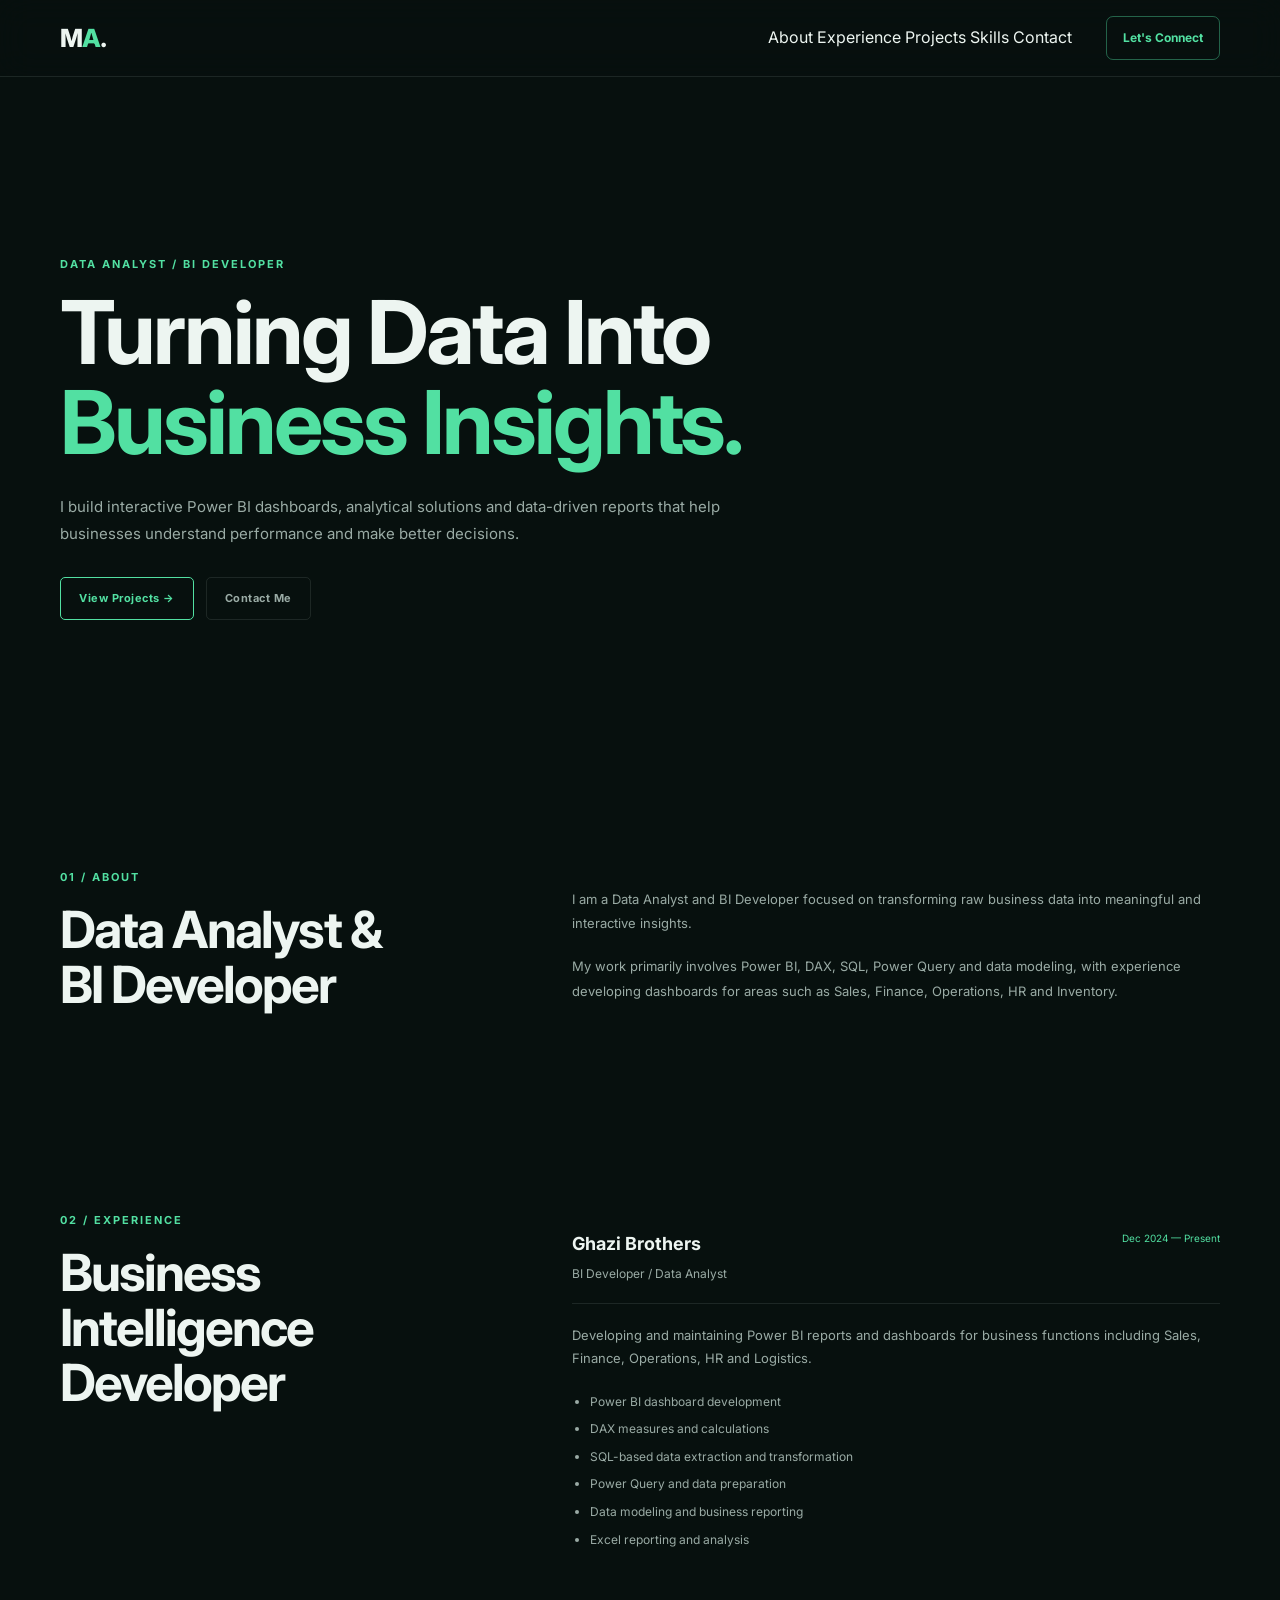
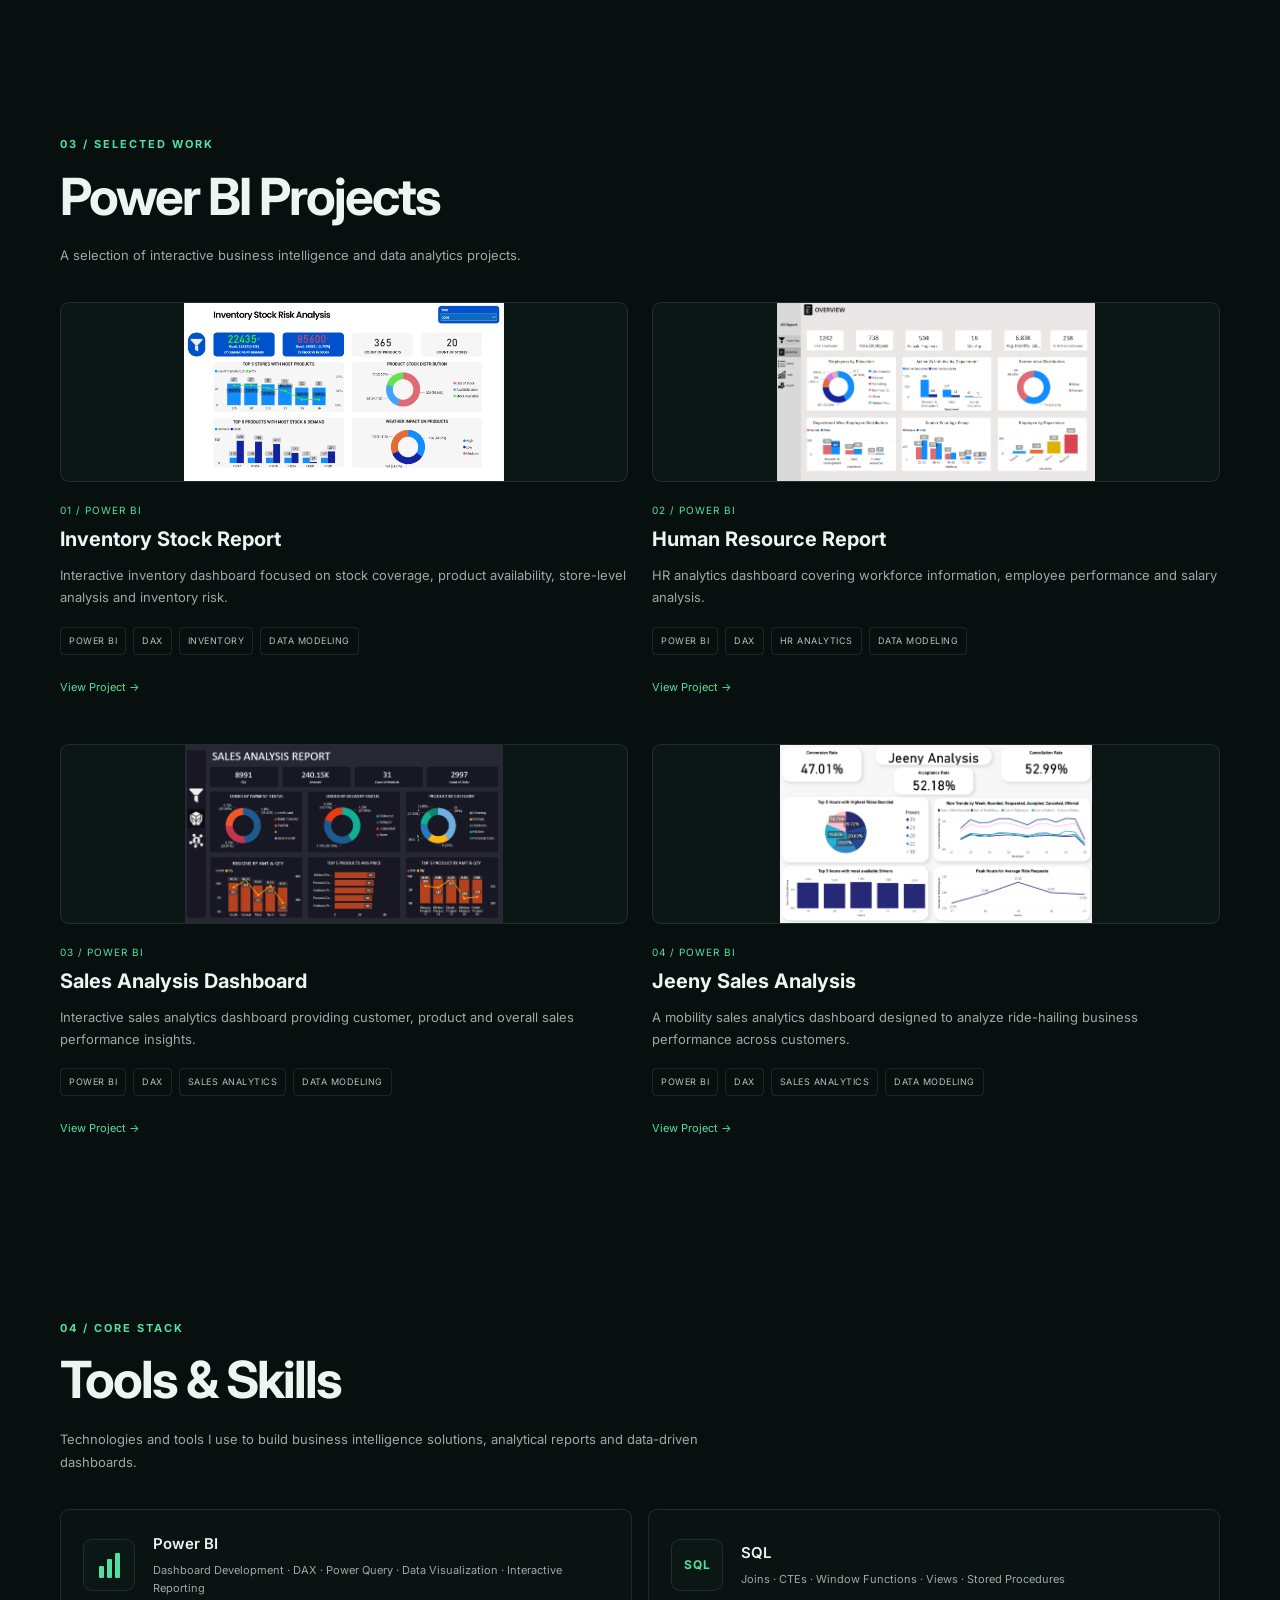
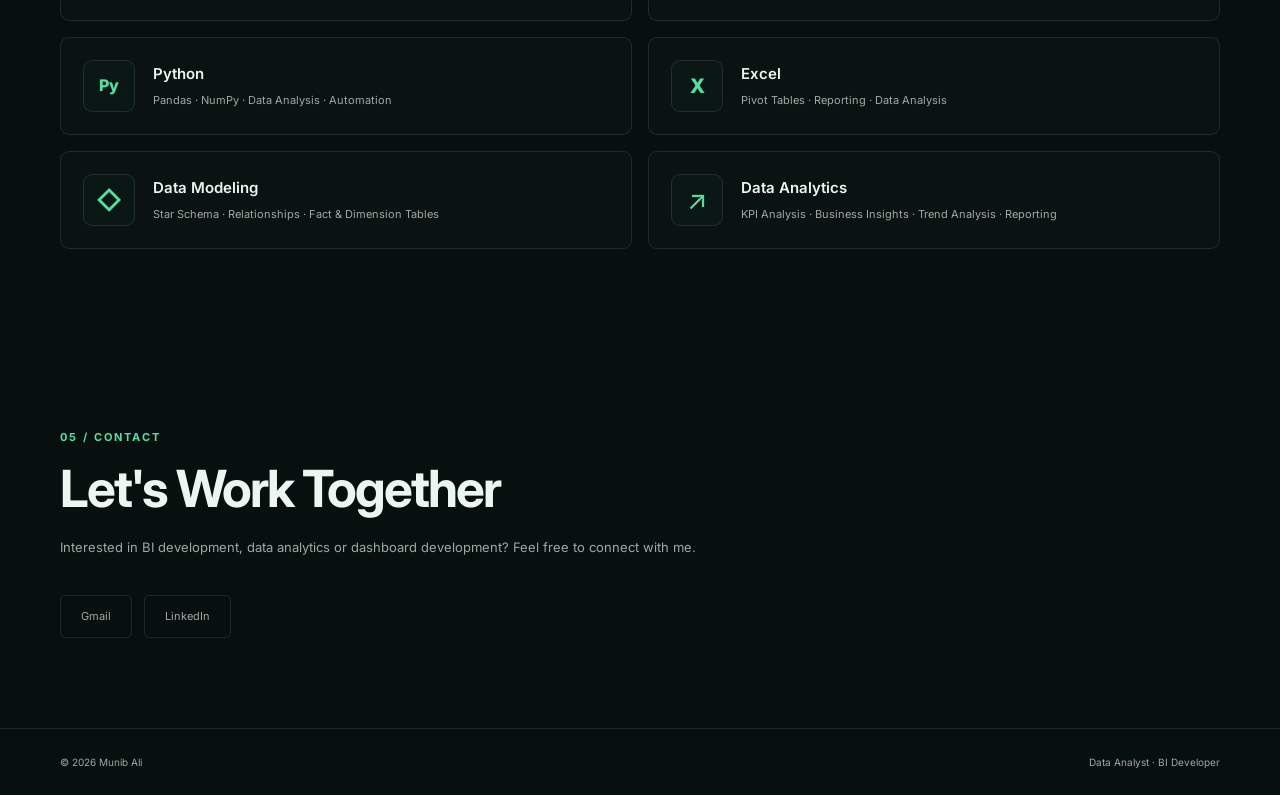
<file: index.html>
<!DOCTYPE html>
<html lang="en">

<head>

  <meta charset="UTF-8">

  <meta
    name="viewport"
    content="width=device-width, initial-scale=1.0"
  >

  <title>Munib Ali | Data Analyst / BI Developer</title>


  <!-- =====================================================
       GOOGLE FONT
  ====================================================== -->

  <link
    rel="preconnect"
    href="https://fonts.googleapis.com"
  >

  <link
    rel="preconnect"
    href="https://fonts.gstatic.com"
    crossorigin
  >

  <link
    href="https://fonts.googleapis.com/css2?family=Inter:wght@400;500;600;700;800&display=swap"
    rel="stylesheet"
  >


  <!-- =====================================================
       MAIN CSS
  ====================================================== -->

  <link
    rel="stylesheet"
    href="css/style.css"
  >


  <!-- =====================================================
       HOMEPAGE CUSTOM CSS
  ====================================================== -->

  <style>

    /* =====================================================
       GENERAL
    ====================================================== */

    html {
      scroll-behavior: smooth;
    }

    body {
      overflow-x: hidden;
    }

    a {
      transition: all 0.25s ease;
    }


    /* =====================================================
       HERO
    ====================================================== */

    .hero {
      min-height: 78vh;
      display: flex;
      align-items: center;
      padding: 100px 0 80px;
    }

    .hero h1 {
      max-width: 900px;
      font-size: clamp(48px, 7vw, 88px);
      line-height: 1.02;
      letter-spacing: -3px;
      margin: 15px 0 25px;
    }

    .hero h1 span {
      color: var(--accent);
    }

    .hero p {
      max-width: 680px;
      color: var(--muted);
      font-size: 15px;
      line-height: 1.8;
      margin-bottom: 30px;
    }

    .hero-actions {
      display: flex;
      flex-wrap: wrap;
      gap: 12px;
    }


    /* =====================================================
       BUTTONS
    ====================================================== */

    .btn {
      display: inline-block;
      padding: 12px 18px;
      border: 1px solid var(--accent);
      border-radius: 5px;
      color: var(--accent);
      text-decoration: none;
      font-size: 11px;
      letter-spacing: 0.5px;
      transition: all 0.25s ease;
    }

    .btn:hover {
      background: var(--accent);
      color: #07100e;
    }

    .btn.secondary {
      border-color: var(--line);
      color: var(--muted);
    }

    .btn.secondary:hover {
      border-color: var(--accent);
      color: var(--accent);
      background: transparent;
    }


    /* =====================================================
       SECTIONS
    ====================================================== */

    .section {
      padding: 90px 0;
    }

    .section-title {
      font-size: clamp(30px, 4vw, 48px);
      line-height: 1.1;
      letter-spacing: -1.5px;
      margin: 12px 0 20px;
    }

    .section-description {
      max-width: 680px;
      color: var(--muted);
      font-size: 13px;
      line-height: 1.8;
      margin-bottom: 35px;
    }


    /* =====================================================
       ABOUT
    ====================================================== */

    .about-grid {
      display: grid;
      grid-template-columns: 0.8fr 1.2fr;
      gap: 80px;
      align-items: start;
    }

    .about-grid p {
      color: var(--muted);
      font-size: 13px;
      line-height: 1.9;
      margin: 0 0 18px;
    }


    /* =====================================================
       EXPERIENCE
    ====================================================== */

    .experience-grid {
      display: grid;
      grid-template-columns: 0.8fr 1.2fr;
      gap: 80px;
      align-items: start;
    }

    .experience-grid > div:last-child > p {
      color: var(--muted);
      font-size: 13px;
      line-height: 1.8;
    }

    .experience-item {
      display: flex;
      justify-content: space-between;
      align-items: flex-start;
      gap: 30px;
      padding-bottom: 20px;
      margin-bottom: 20px;
      border-bottom: 1px solid var(--line);
    }

    .experience-item h3 {
      margin: 0 0 5px;
      font-size: 18px;
    }

    .experience-item p {
      margin: 0;
      color: var(--muted);
      font-size: 12px;
    }

    .experience-item span {
      color: var(--accent);
      font-size: 10px;
      white-space: nowrap;
    }

    .experience-grid ul {
      padding-left: 18px;
      margin-top: 20px;
    }

    .experience-grid li {
      color: var(--muted);
      font-size: 12px;
      line-height: 1.8;
      margin: 6px 0;
    }


    /* =====================================================
       PROJECTS
    ====================================================== */

    .projects-grid {
      display: grid;
      grid-template-columns: repeat(2, minmax(0, 1fr));
      gap: 45px 24px;
      margin-top: 35px;
    }


    /* =====================================================
       PROJECT CARD
    ====================================================== */

    .proj {
      position: relative;
      overflow: hidden;
    }


    /* =====================================================
       PROJECT IMAGE
    ====================================================== */

    .proj-image {
      width: 100%;
      height: 180px;

      background: #0b1714;

      border: 1px solid var(--line);
      border-radius: 9px;

      overflow: hidden;

      display: flex;
      align-items: center;
      justify-content: center;

      margin-bottom: 20px;

      box-sizing: border-box;
    }

    .proj-image img {
      display: block;

      width: 100%;
      height: 100%;

      max-width: 100%;
      max-height: 100%;

      object-fit: contain;
      object-position: center;

      transition: transform 0.3s ease;
    }

    .proj:hover .proj-image img {
      transform: scale(1.02);
    }


    /* =====================================================
       PROJECT CONTENT
    ====================================================== */

    .proj-content {
      position: relative;
    }

    .proj-number {
      font-size: 10px;
      color: var(--accent);
      letter-spacing: 1px;
      margin-bottom: 8px;
    }

    .proj h3 {
      margin: 0 0 12px;
      font-size: 20px;
      line-height: 1.3;
    }

    .proj p {
      color: var(--muted);
      font-size: 13px;
      line-height: 1.7;
      margin: 0 0 18px;
    }


    /* =====================================================
       PROJECT TAGS
    ====================================================== */

    .proj-tags {
      display: flex;
      flex-wrap: wrap;
      gap: 7px;
      margin-bottom: 18px;
    }

    .proj-tags span {
      font-size: 9px;
      color: #b5c5bf;
      border: 1px solid var(--line);
      border-radius: 4px;
      padding: 6px 8px;
      text-transform: uppercase;
      letter-spacing: 0.5px;
    }


    /* =====================================================
       PROJECT LINK
    ====================================================== */

    .proj-link {
      display: inline-block;
      color: var(--accent);
      font-size: 11px;
      text-decoration: none;
    }

    .proj-link:hover {
      opacity: 0.7;
    }


    /* =====================================================
       SKILLS
    ====================================================== */

    .skills-grid {
      display: grid;
      grid-template-columns: repeat(2, minmax(0, 1fr));
      gap: 16px;
      margin-top: 35px;
    }


    /* =====================================================
       SKILL CARD
    ====================================================== */

    .skill {
      display: flex;
      align-items: center;
      gap: 18px;

      padding: 22px;

      border: 1px solid var(--line);
      border-radius: 9px;

      background: rgba(255, 255, 255, 0.015);

      transition:
        transform 0.25s ease,
        border-color 0.25s ease,
        background 0.25s ease;
    }

    .skill:hover {
      transform: translateY(-3px);

      border-color: var(--accent);

      background: rgba(255, 255, 255, 0.025);
    }


    /* =====================================================
       SKILL ICON
    ====================================================== */

    .skill-icon {
      width: 52px;
      height: 52px;
      min-width: 52px;

      border: 1px solid var(--line);
      border-radius: 9px;

      display: flex;
      align-items: center;
      justify-content: center;

      background: #0b1714;

      color: var(--accent);

      font-weight: 700;

      box-sizing: border-box;
    }


    /* =====================================================
       POWER BI ICON
    ====================================================== */

    .powerbi-icon {
      gap: 3px;
      align-items: flex-end;
      padding: 12px;
    }

    .powerbi-icon span {
      display: block;

      width: 5px;

      border-radius: 1px;

      background: var(--accent);
    }

    .powerbi-icon span:nth-child(1) {
      height: 12px;
    }

    .powerbi-icon span:nth-child(2) {
      height: 19px;
    }

    .powerbi-icon span:nth-child(3) {
      height: 25px;
    }


    /* =====================================================
       SQL ICON
    ====================================================== */

    .sql-icon span {
      font-size: 12px;
      letter-spacing: 1px;
    }


    /* =====================================================
       PYTHON ICON
    ====================================================== */

    .python-icon span {
      font-size: 16px;
      font-weight: 800;
    }


    /* =====================================================
       EXCEL ICON
    ====================================================== */

    .excel-icon span {
      font-size: 20px;
      font-weight: 800;
    }


    /* =====================================================
       DATA MODELING ICON
    ====================================================== */

    .model-icon span {
      font-size: 25px;
    }


    /* =====================================================
       DATA ANALYTICS ICON
    ====================================================== */

    .analytics-icon span {
      font-size: 27px;
      font-weight: 400;
    }


    /* =====================================================
       SKILL CONTENT
    ====================================================== */

    .skill-content {
      min-width: 0;
    }

    .skill-content h3 {
      margin: 0 0 6px;

      font-size: 15px;

      font-weight: 600;
    }

    .skill-content p {
      margin: 0;

      color: var(--muted);

      font-size: 11px;

      line-height: 1.6;
    }


    /* =====================================================
       CONTACT
    ====================================================== */

    .contact-links {
      display: flex;
      flex-wrap: wrap;
      gap: 12px;
      margin-top: 30px;
    }

    .contact-links a {
      display: inline-flex;

      align-items: center;
      justify-content: center;

      padding: 12px 20px;

      border: 1px solid var(--line);
      border-radius: 5px;

      color: var(--muted);

      font-size: 11px;

      text-decoration: none;
    }

    .contact-links a:hover {
      border-color: var(--accent);

      color: var(--accent);
    }


    /* =====================================================
       FOOTER
    ====================================================== */

    footer {
      border-top: 1px solid var(--line);

      padding: 25px 0;
    }

    footer .container {
      display: flex;

      justify-content: space-between;

      align-items: center;

      gap: 20px;
    }

    footer span {
      color: var(--muted);

      font-size: 10px;
    }


    /* =====================================================
       TABLET
    ====================================================== */

    @media (max-width: 900px) {

      .about-grid,
      .experience-grid {
        grid-template-columns: 1fr;

        gap: 35px;
      }

      .projects-grid {
        grid-template-columns: 1fr;
      }

      .skills-grid {
        grid-template-columns: 1fr;
      }

      .proj-image {
        height: 210px;
      }

    }


    /* =====================================================
       MOBILE
    ====================================================== */

    @media (max-width: 600px) {

      .hero {
        min-height: auto;

        padding: 70px 0 60px;
      }

      .hero h1 {
        font-size: 48px;

        letter-spacing: -2px;
      }

      .hero p {
        font-size: 13px;
      }

      .section {
        padding: 65px 0;
      }

      .experience-item {
        flex-direction: column;

        gap: 8px;
      }

      .experience-item span {
        white-space: normal;
      }

      .proj-image {
        height: 180px;
      }

      .skill {
        padding: 17px;

        gap: 14px;
      }

      .skill-icon {
        width: 46px;
        height: 46px;
        min-width: 46px;
      }

      .skill-content h3 {
        font-size: 14px;
      }

      .skill-content p {
        font-size: 10px;
      }

      footer .container {
        flex-direction: column;

        align-items: flex-start;
      }

    }


    /* =====================================================
       SMALL MOBILE
    ====================================================== */

    @media (max-width: 400px) {

      .hero h1 {
        font-size: 40px;
      }

      .proj-image {
        height: 150px;
      }

      .contact-links {
        flex-direction: column;

        align-items: stretch;
      }

      .contact-links a {
        text-align: center;
      }

    }

  </style>

</head>



<body>


  <!-- =====================================================
       NAVIGATION
  ====================================================== -->

  <header class="navbar">

    <div class="container nav-inner">


      <a
        href="index.html"
        class="brand"
      >
        M<span>A</span>.
      </a>


      <nav>

        <a href="#about">
          About
        </a>

        <a href="#experience">
          Experience
        </a>

        <a href="#projects">
          Projects
        </a>

        <a href="#skills">
          Skills
        </a>

        <a href="#contact">
          Contact
        </a>

      </nav>


      <a
        href="#contact"
        class="nav-cta"
      >
        Let's Connect
      </a>


    </div>

  </header>



  <!-- =====================================================
       MAIN
  ====================================================== -->

  <main>


    <!-- ===================================================
         HERO
    ==================================================== -->

    <section class="hero">

      <div class="container">


        <div class="section-label">
          DATA ANALYST / BI DEVELOPER
        </div>


        <h1>

          Turning Data Into

          <span>
            Business Insights.
          </span>

        </h1>


        <p>

          I build interactive Power BI dashboards,
          analytical solutions and data-driven reports
          that help businesses understand performance
          and make better decisions.

        </p>


        <div class="hero-actions">


          <a
            href="#projects"
            class="btn"
          >
            View Projects →
          </a>


          <a
            href="#contact"
            class="btn secondary"
          >
            Contact Me
          </a>


        </div>


      </div>

    </section>



    <!-- ===================================================
         ABOUT
    ==================================================== -->

    <section
      class="section"
      id="about"
    >

      <div class="container">


        <div class="section-label">
          01 / ABOUT
        </div>


        <div class="about-grid">


          <div>

            <h2 class="section-title">

              Data Analyst &

              <br>

              BI Developer

            </h2>

          </div>


          <div>

            <p>

              I am a Data Analyst and BI Developer
              focused on transforming raw business
              data into meaningful and interactive
              insights.

            </p>


            <p>

              My work primarily involves Power BI,
              DAX, SQL, Power Query and data modeling,
              with experience developing dashboards
              for areas such as Sales, Finance,
              Operations, HR and Inventory.

            </p>

          </div>


        </div>

      </div>

    </section>



    <!-- ===================================================
         EXPERIENCE
    ==================================================== -->

    <section
      class="section"
      id="experience"
    >

      <div class="container">


        <div class="section-label">
          02 / EXPERIENCE
        </div>


        <div class="experience-grid">


          <div>

            <h2 class="section-title">

              Business Intelligence

              <br>

              Developer

            </h2>

          </div>


          <div>


            <div class="experience-item">


              <div>

                <h3>
                  Ghazi Brothers
                </h3>


                <p>
                  BI Developer / Data Analyst
                </p>

              </div>


              <span>
                Dec 2024 — Present
              </span>


            </div>


            <p>

              Developing and maintaining Power BI
              reports and dashboards for business
              functions including Sales, Finance,
              Operations, HR and Logistics.

            </p>


            <ul>

              <li>
                Power BI dashboard development
              </li>

              <li>
                DAX measures and calculations
              </li>

              <li>
                SQL-based data extraction and
                transformation
              </li>

              <li>
                Power Query and data preparation
              </li>

              <li>
                Data modeling and business reporting
              </li>

              <li>
                Excel reporting and analysis
              </li>

            </ul>


          </div>


        </div>

      </div>

    </section>



    <!-- ===================================================
         PROJECTS
    ==================================================== -->

    <section
      class="section"
      id="projects"
    >

      <div class="container">


        <div class="section-label">
          03 / SELECTED WORK
        </div>


        <h2 class="section-title">
          Power BI Projects
        </h2>


        <p class="section-description">

          A selection of interactive business
          intelligence and data analytics projects.

        </p>


        <div class="projects-grid">



          <!-- =============================================
               PROJECT 01
               INVENTORY STOCK REPORT
          ============================================== -->

          <article class="proj">


            <div class="proj-image">

              <img
                src="images/Inventory Stock/INV-STK.PNG"
                alt="Inventory Stock Report"
              >

            </div>


            <div class="proj-content">


              <div class="proj-number">
                01 / POWER BI
              </div>


              <h3>
                Inventory Stock Report
              </h3>


              <p>

                Interactive inventory dashboard focused
                on stock coverage, product availability,
                store-level analysis and inventory risk.

              </p>


              <div class="proj-tags">

                <span>Power BI</span>

                <span>DAX</span>

                <span>Inventory</span>

                <span>Data Modeling</span>

              </div>


             <!-- INVENTORY -->
<a href="projects/inventory.html" class="proj-link">
    View Project →
</a>


            </div>


          </article>



          <!-- =============================================
               PROJECT 02
               HUMAN RESOURCE
          ============================================== -->

          <article class="proj">


            <div class="proj-image">

              <img
                src="images/HR/OV.PNG"
                alt="Human Resource Report"
              >

            </div>


            <div class="proj-content">


              <div class="proj-number">
                02 / POWER BI
              </div>


              <h3>
                Human Resource Report
              </h3>


              <p>

                HR analytics dashboard covering workforce
                information, employee performance and
                salary analysis.

              </p>


              <div class="proj-tags">

                <span>Power BI</span>

                <span>DAX</span>

                <span>HR Analytics</span>

                <span>Data Modeling</span>

              </div>


            <!-- HUMAN RESOURCE -->
<a href="projects/hr-dashboard.html" class="proj-link">
    View Project →
</a>


            </div>


          </article>



          <!-- =============================================
               PROJECT 03
               SALES ANALYSIS
          ============================================== -->

          <article class="proj">


            <div class="proj-image">

              <img
                src="images/Sales Analysis/Sales Analysis PRD.PNG"
                alt="Sales Analysis Dashboard"
              >

            </div>


            <div class="proj-content">


              <div class="proj-number">
                03 / POWER BI
              </div>


              <h3>
                Sales Analysis Dashboard
              </h3>


              <p>

                Interactive sales analytics dashboard
                providing customer, product and overall
                sales performance insights.

              </p>


              <div class="proj-tags">

                <span>Power BI</span>

                <span>DAX</span>

                <span>Sales Analytics</span>

                <span>Data Modeling</span>

              </div>

<!-- SALES ANALYSIS -->
<a href="projects/churn.html" class="proj-link">
    View Project →
</a>


            </div>


          </article>



          <!-- =============================================
               PROJECT 04
               JEENY
          ============================================== -->

          <article class="proj">


            <div class="proj-image">

              <img
                src="images/Jeeny/JEENY OV.PNG"
                alt="Jeeny Sales Analysis"
              >

            </div>


            <div class="proj-content">


              <div class="proj-number">
                04 / POWER BI
              </div>


              <h3>
                Jeeny Sales Analysis
              </h3>


              <p>

               A mobility sales analytics dashboard designed to analyze
  ride-hailing business performance across customers.

              </p>


              <div class="proj-tags">

                <span>Power BI</span>

                <span>DAX</span>

                <span>Sales Analytics</span>

                <span>Data Modeling</span>

              </div>


              <a href="projects/jeeny-sales.html" class="proj-link">
    	View Project →
</a>


            </div>


          </article>


        </div>

      </div>

    </section>



    <!-- ===================================================
         SKILLS
    ==================================================== -->

    <section
      class="section"
      id="skills"
    >

      <div class="container">


        <div class="section-label">
          04 / CORE STACK
        </div>


        <h2 class="section-title">
          Tools & Skills
        </h2>


        <p class="section-description">

          Technologies and tools I use to build
          business intelligence solutions,
          analytical reports and data-driven dashboards.

        </p>


        <div class="skills-grid">



          <!-- =============================================
               POWER BI
               DAX + POWER QUERY INCLUDED
          ============================================== -->

          <div class="skill">


            <div class="skill-icon powerbi-icon">

              <span></span>

              <span></span>

              <span></span>

            </div>


            <div class="skill-content">


              <h3>
                Power BI
              </h3>


              <p>

                Dashboard Development · DAX ·
                Power Query · Data Visualization ·
                Interactive Reporting

              </p>


            </div>


          </div>



          <!-- =============================================
               SQL
          ============================================== -->

          <div class="skill">


            <div class="skill-icon sql-icon">

              <span>
                SQL
              </span>

            </div>


            <div class="skill-content">


              <h3>
                SQL
              </h3>


              <p>

                Joins · CTEs · Window Functions ·
                Views · Stored Procedures

              </p>


            </div>


          </div>



          <!-- =============================================
               PYTHON
          ============================================== -->

          <div class="skill">


            <div class="skill-icon python-icon">

              <span>
                Py
              </span>

            </div>


            <div class="skill-content">


              <h3>
                Python
              </h3>


              <p>

                Pandas · NumPy · Data Analysis ·
                Automation

              </p>


            </div>


          </div>



          <!-- =============================================
               EXCEL
          ============================================== -->

          <div class="skill">


            <div class="skill-icon excel-icon">

              <span>
                X
              </span>

            </div>


            <div class="skill-content">


              <h3>
                Excel
              </h3>


              <p>

                Pivot Tables · Reporting ·
                Data Analysis

              </p>


            </div>


          </div>



          <!-- =============================================
               DATA MODELING
               SEPARATE SKILL
          ============================================== -->

          <div class="skill">


            <div class="skill-icon model-icon">

              <span>
                ◇
              </span>

            </div>


            <div class="skill-content">


              <h3>
                Data Modeling
              </h3>


              <p>

                Star Schema · Relationships ·
                Fact & Dimension Tables

              </p>


            </div>


          </div>



          <!-- =============================================
               DATA ANALYTICS
          ============================================== -->

          <div class="skill">


            <div class="skill-icon analytics-icon">

              <span>
                ↗
              </span>

            </div>


            <div class="skill-content">


              <h3>
                Data Analytics
              </h3>


              <p>

                KPI Analysis · Business Insights ·
                Trend Analysis · Reporting

              </p>


            </div>


          </div>


        </div>

      </div>

    </section>



    <!-- ===================================================
         CONTACT
    ==================================================== -->

    <section
      class="section"
      id="contact"
    >

      <div class="container">


        <div class="section-label">
          05 / CONTACT
        </div>


        <h2 class="section-title">
          Let's Work Together
        </h2>


        <p class="section-description">

          Interested in BI development, data analytics
          or dashboard development? Feel free to
          connect with me.

        </p>


        <div class="contact-links">


          <!-- =============================================
               GMAIL
          ============================================== -->

          <a
            href="mailto:munib0785@gmail.com"
          >
            Gmail
          </a>


          <!-- =============================================
               LINKEDIN
          ============================================== -->

          <a
            href="https://www.linkedin.com/in/syed-muhammad-munib-ali-b97266247/"
            target="_blank"
            rel="noopener noreferrer"
          >
            LinkedIn
          </a>


        </div>

      </div>

    </section>


  </main>



  <!-- =====================================================
       FOOTER
  ====================================================== -->

  <footer>

    <div class="container">


      <span>
        © 2026 Munib Ali
      </span>


      <span>
        Data Analyst · BI Developer
      </span>


    </div>

  </footer>


</body>

</html>
</file>
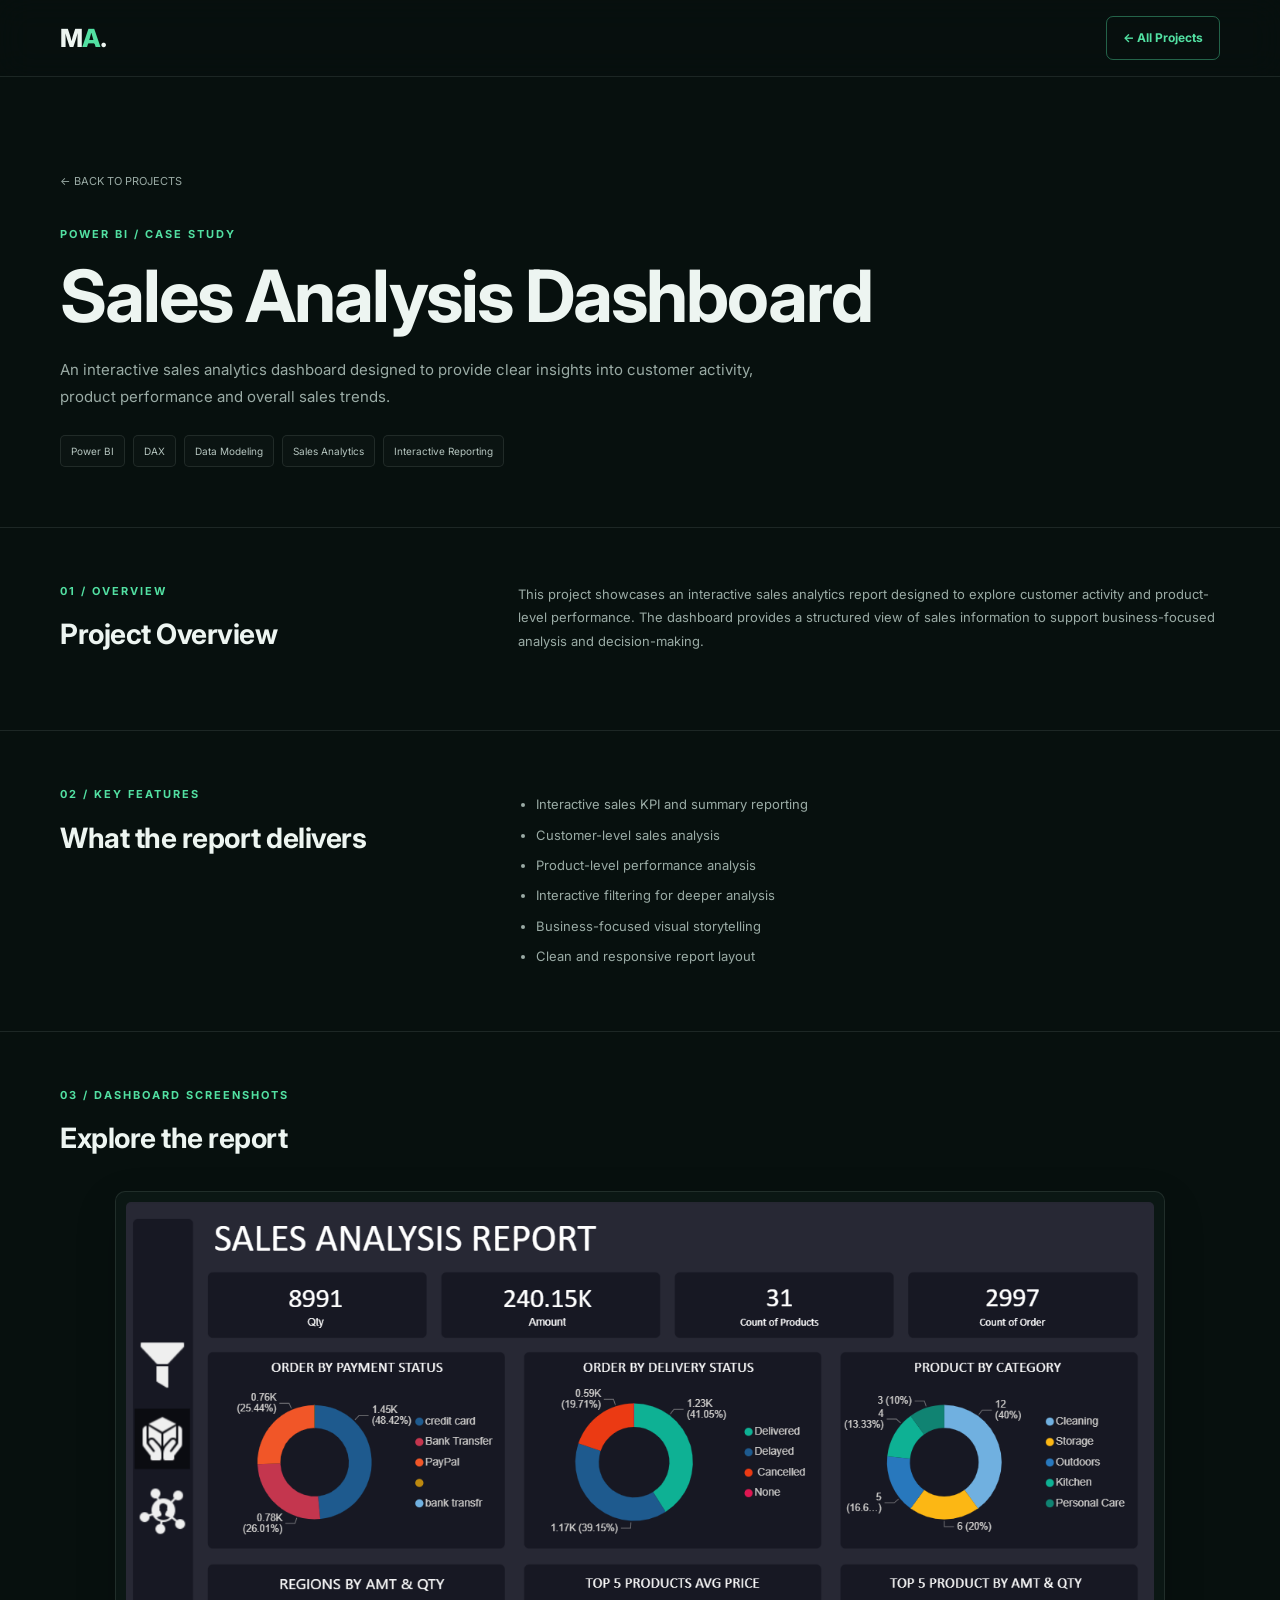
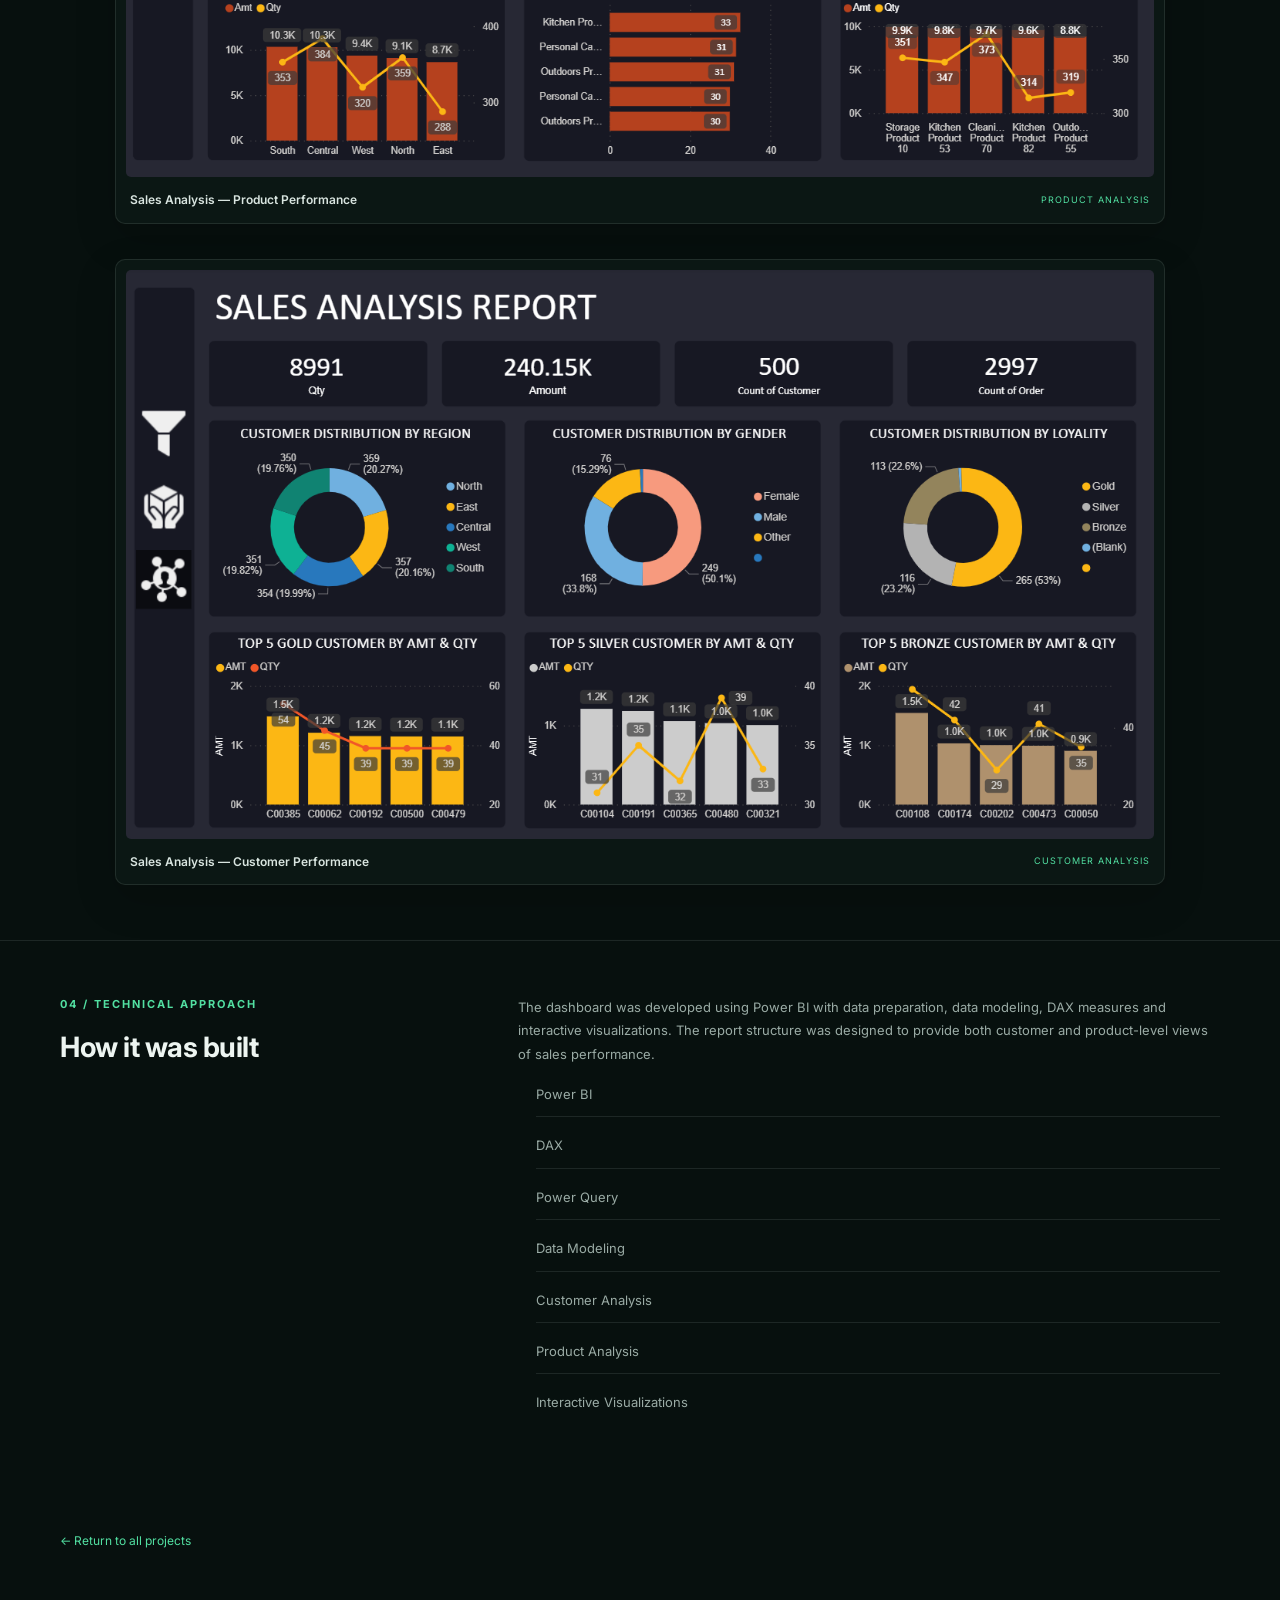
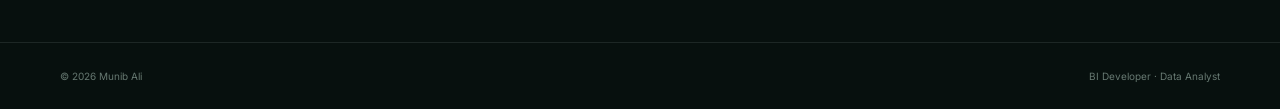
<file: projects/churn.html>
<!DOCTYPE html>
<html lang="en">

<head>

  <meta charset="UTF-8">

  <meta
    name="viewport"
    content="width=device-width, initial-scale=1.0"
  >

  <title>Sales Analysis Dashboard | Munib Ali</title>


  <!-- Google Font -->
  <link
    rel="preconnect"
    href="https://fonts.googleapis.com"
  >

  <link
    rel="preconnect"
    href="https://fonts.googleapis.com"
    crossorigin
  >

  <link
    href="https://fonts.googleapis.com/css2?family=Inter:wght@400;500;600;700;800&display=swap"
    rel="stylesheet"
  >


  <!-- Main Portfolio CSS -->
  <link
    rel="stylesheet"
    href="../css/style.css"
  >


  <style>

    /* =========================================================
       PROJECT HERO
    ========================================================= */

    .case-hero {
      padding: 90px 0 60px;
    }


    .back {
      display: inline-block;

      font-size: 11px;

      color: var(--muted);

      margin-bottom: 35px;

      text-decoration: none;

      transition: color 0.25s ease;
    }


    .back:hover {
      color: var(--accent);
    }


    .case-hero h1 {
      font-size: clamp(42px, 6vw, 72px);

      max-width: 900px;

      line-height: 1.05;

      letter-spacing: -2px;

      margin: 15px 0 0;
    }


    .case-sub {
      color: var(--muted);

      max-width: 700px;

      margin: 22px 0;

      font-size: 15px;

      line-height: 1.8;
    }


    .case-meta {
      display: flex;

      flex-wrap: wrap;

      gap: 8px;

      margin-top: 25px;
    }


    .case-meta span {
      font-size: 10px;

      border: 1px solid var(--line);

      padding: 7px 10px;

      border-radius: 5px;

      color: #b5c5bf;

      background: rgba(255,255,255,0.02);
    }



    /* =========================================================
       CASE STUDY SECTIONS
    ========================================================= */

    .case-section {
      padding: 55px 0;

      border-top: 1px solid var(--line);
    }


    .case-grid {
      display: grid;

      grid-template-columns: 0.7fr 1.3fr;

      gap: 80px;

      align-items: start;
    }


    .case-section h2 {
      font-size: 28px;

      margin: 12px 0 18px;

      letter-spacing: -0.5px;
    }


    .case-section p,
    .case-section li {
      color: var(--muted);

      font-size: 13px;

      line-height: 1.8;
    }


    .case-section ul {
      padding-left: 18px;

      margin-top: 0;
    }


    .case-section li {
      margin: 7px 0;
    }



    /* =========================================================
       DASHBOARD SCREENSHOTS
    ========================================================= */

    .shots {

      /*
        Screenshots are displayed vertically,
        with one complete dashboard per row.
      */

      display: flex;

      flex-direction: column;

      align-items: center;

      gap: 35px;

      width: 100%;

      margin-top: 30px;
    }



    /*
      Screenshot container.

      The original Power BI screenshot may be
      1920px or larger.

      It will be displayed at a maximum width
      of 1050px on desktop.
    */

    .shot {

      width: 100%;

      max-width: 1050px;

      margin: 0 auto;

      padding: 10px;

      box-sizing: border-box;

      background: #0b1714;

      border: 1px solid var(--line);

      border-radius: 10px;

      overflow: hidden;

      box-shadow:
        0 15px 40px rgba(0, 0, 0, 0.18);
    }



    /*
      IMPORTANT IMAGE SETTINGS

      width:100%
      = image fits the screenshot container.

      height:auto
      = keeps the original aspect ratio.

      object-fit:contain
      = prevents cropping.
    */

    .shot img {

      display: block;

      width: 100%;

      max-width: 100%;

      height: auto;

      object-fit: contain;

      margin: 0 auto;

      border-radius: 5px;
    }



    /*
      Screenshot caption
    */

    .shot-caption {

      display: flex;

      justify-content: space-between;

      align-items: center;

      gap: 15px;

      padding: 13px 4px 3px;
    }


    .shot-caption h3 {

      margin: 0;

      font-size: 12px;

      font-weight: 600;

      color: #d9e5e0;
    }


    .shot-caption span {

      font-size: 9px;

      color: var(--accent);

      letter-spacing: 1px;

      text-transform: uppercase;
    }



    /* =========================================================
       PLACEHOLDER
    ========================================================= */

    .shot-placeholder {

      min-height: 300px;

      display: flex;

      align-items: center;

      justify-content: center;

      color: #637770;

      font-size: 10px;

      letter-spacing: 1px;
    }



    /* =========================================================
       TECHNICAL APPROACH
    ========================================================= */

    .technical-list {

      list-style: none;

      padding: 0;

      margin: 0;
    }


    .technical-list li {

      padding: 10px 0;

      border-bottom: 1px solid var(--line);
    }


    .technical-list li:last-child {

      border-bottom: none;
    }



    /* =========================================================
       FOOTER
    ========================================================= */

    .case-footer {

      padding: 40px 0 90px;
    }


    .case-footer a {

      color: var(--accent);

      font-size: 12px;

      text-decoration: none;
    }


    .case-footer a:hover {

      text-decoration: underline;
    }



    /* =========================================================
       TABLET
    ========================================================= */

    @media (max-width: 1100px) {

      .shot {

        max-width: 900px;
      }

    }



    /* =========================================================
       MOBILE
    ========================================================= */

    @media (max-width: 800px) {

      .case-hero {

        padding: 60px 0 45px;
      }


      .case-hero h1 {

        font-size: 42px;

        letter-spacing: -1.5px;
      }


      .case-sub {

        font-size: 13px;
      }


      .case-grid {

        grid-template-columns: 1fr;

        gap: 30px;
      }


      .case-section {

        padding: 45px 0;
      }


      .shots {

        gap: 25px;

        margin-top: 25px;
      }


      .shot {

        width: 100%;

        max-width: 100%;

        padding: 7px;

        border-radius: 8px;
      }


      .shot img {

        width: 100%;

        max-width: 100%;

        height: auto;
      }


      .shot-caption {

        padding: 10px 3px 2px;
      }

    }



    /* =========================================================
       SMALL MOBILE
    ========================================================= */

    @media (max-width: 480px) {

      .case-hero {

        padding: 50px 0 35px;
      }


      .case-hero h1 {

        font-size: 35px;
      }


      .case-sub {

        font-size: 12px;

        line-height: 1.7;
      }


      .case-meta span {

        font-size: 9px;

        padding: 6px 8px;
      }


      .shot {

        padding: 5px;

        border-radius: 7px;
      }


      .shot-caption h3 {

        font-size: 10px;
      }


      .shot-caption span {

        font-size: 8px;
      }

    }

  </style>

</head>



<body>


  <!-- =======================================================
       HEADER
  ======================================================== -->

  <header class="navbar">

    <div class="container nav-inner">

      <a
        class="brand"
        href="../index.html"
      >
        M<span>A</span>.
      </a>


      <a
        class="nav-cta"
        href="../index.html#projects"
      >
        ← All Projects
      </a>

    </div>

  </header>



  <!-- =======================================================
       MAIN
  ======================================================== -->

  <main>


    <!-- =====================================================
         PROJECT HERO
    ====================================================== -->

    <section class="case-hero">

      <div class="container">


        <a
          class="back"
          href="../index.html#projects"
        >
          ← BACK TO PROJECTS
        </a>


        <div class="section-label">
          POWER BI / CASE STUDY
        </div>


        <h1>
          Sales Analysis Dashboard
        </h1>


        <p class="case-sub">

          An interactive sales analytics dashboard designed
          to provide clear insights into customer activity,
          product performance and overall sales trends.

        </p>


        <div class="case-meta">

          <span>
            Power BI
          </span>

          <span>
            DAX
          </span>

          <span>
            Data Modeling
          </span>

          <span>
            Sales Analytics
          </span>

          <span>
            Interactive Reporting
          </span>

        </div>

      </div>

    </section>



    <!-- =====================================================
         PROJECT OVERVIEW
    ====================================================== -->

    <section class="case-section">

      <div class="container case-grid">


        <div>

          <div class="section-label">
            01 / OVERVIEW
          </div>


          <h2>
            Project Overview
          </h2>

        </div>


        <div>

          <p>

            This project showcases an interactive sales
            analytics report designed to explore customer
            activity and product-level performance. The
            dashboard provides a structured view of sales
            information to support business-focused analysis
            and decision-making.

          </p>

        </div>


      </div>

    </section>



    <!-- =====================================================
         KEY FEATURES
    ====================================================== -->

    <section class="case-section">

      <div class="container case-grid">


        <div>

          <div class="section-label">
            02 / KEY FEATURES
          </div>


          <h2>
            What the report delivers
          </h2>

        </div>


        <div>

          <ul>

            <li>
              Interactive sales KPI and summary reporting
            </li>

            <li>
              Customer-level sales analysis
            </li>

            <li>
              Product-level performance analysis
            </li>

            <li>
              Interactive filtering for deeper analysis
            </li>

            <li>
              Business-focused visual storytelling
            </li>

            <li>
              Clean and responsive report layout
            </li>

          </ul>

        </div>


      </div>

    </section>



    <!-- =====================================================
         DASHBOARD SCREENSHOTS
    ====================================================== -->

    <section class="case-section">


      <div class="container">


        <div class="section-label">
          03 / DASHBOARD SCREENSHOTS
        </div>


        <h2>
          Explore the report
        </h2>



        <div class="shots">


          <!-- ===============================================
               SCREENSHOT 1 — PRODUCT ANALYSIS
          ================================================ -->

          <div class="shot">

            <img
              src="../images/Sales Analysis/Sales Analysis PRD.PNG"
              alt="Sales Analysis Product Report"
            >


            <div class="shot-caption">

              <h3>
                Sales Analysis — Product Performance
              </h3>

              <span>
                Product Analysis
              </span>

            </div>

          </div>



          <!-- ===============================================
               SCREENSHOT 2 — CUSTOMER ANALYSIS
          ================================================ -->

          <div class="shot">

            <img
              src="../images/Sales Analysis/Sales Analysis CUST.PNG"
              alt="Sales Analysis Customer Report"
            >


            <div class="shot-caption">

              <h3>
                Sales Analysis — Customer Performance
              </h3>

              <span>
                Customer Analysis
              </span>

            </div>

          </div>


        </div>

      </div>

    </section>



    <!-- =====================================================
         TECHNICAL APPROACH
    ====================================================== -->

    <section class="case-section">

      <div class="container case-grid">


        <div>

          <div class="section-label">
            04 / TECHNICAL APPROACH
          </div>


          <h2>
            How it was built
          </h2>

        </div>


        <div>

          <p>

            The dashboard was developed using Power BI with
            data preparation, data modeling, DAX measures
            and interactive visualizations. The report
            structure was designed to provide both customer
            and product-level views of sales performance.

          </p>


          <ul class="technical-list">

            <li>
              Power BI
            </li>

            <li>
              DAX
            </li>

            <li>
              Power Query
            </li>

            <li>
              Data Modeling
            </li>

            <li>
              Customer Analysis
            </li>

            <li>
              Product Analysis
            </li>

            <li>
              Interactive Visualizations
            </li>

          </ul>

        </div>


      </div>

    </section>



    <!-- =====================================================
         RETURN TO PROJECTS
    ====================================================== -->

    <div class="container case-footer">

      <a
        href="../index.html#projects"
      >
        ← Return to all projects
      </a>

    </div>


  </main>



  <!-- =======================================================
       FOOTER
  ======================================================== -->

  <footer>

    <div class="container">

      <span>
        © 2026 Munib Ali
      </span>


      <span>
        BI Developer · Data Analyst
      </span>

    </div>

  </footer>


</body>

</html>
</file>
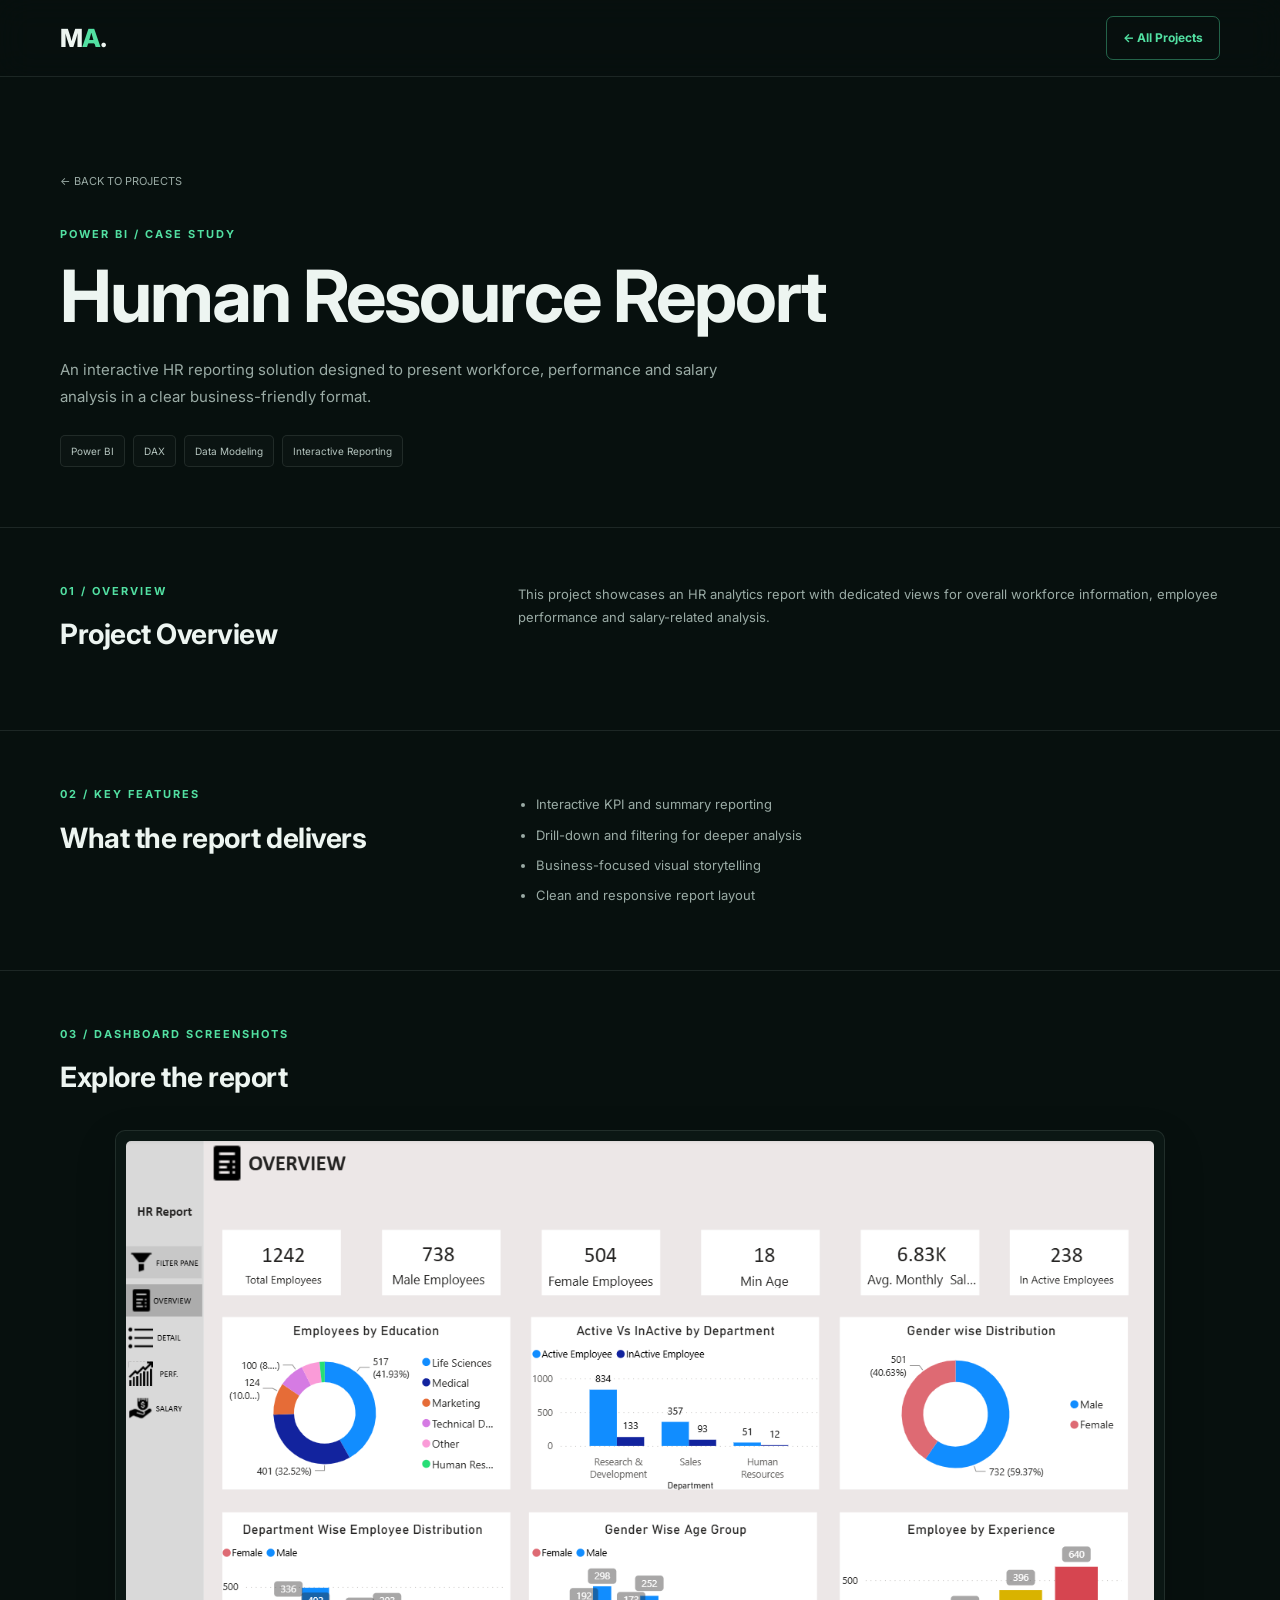
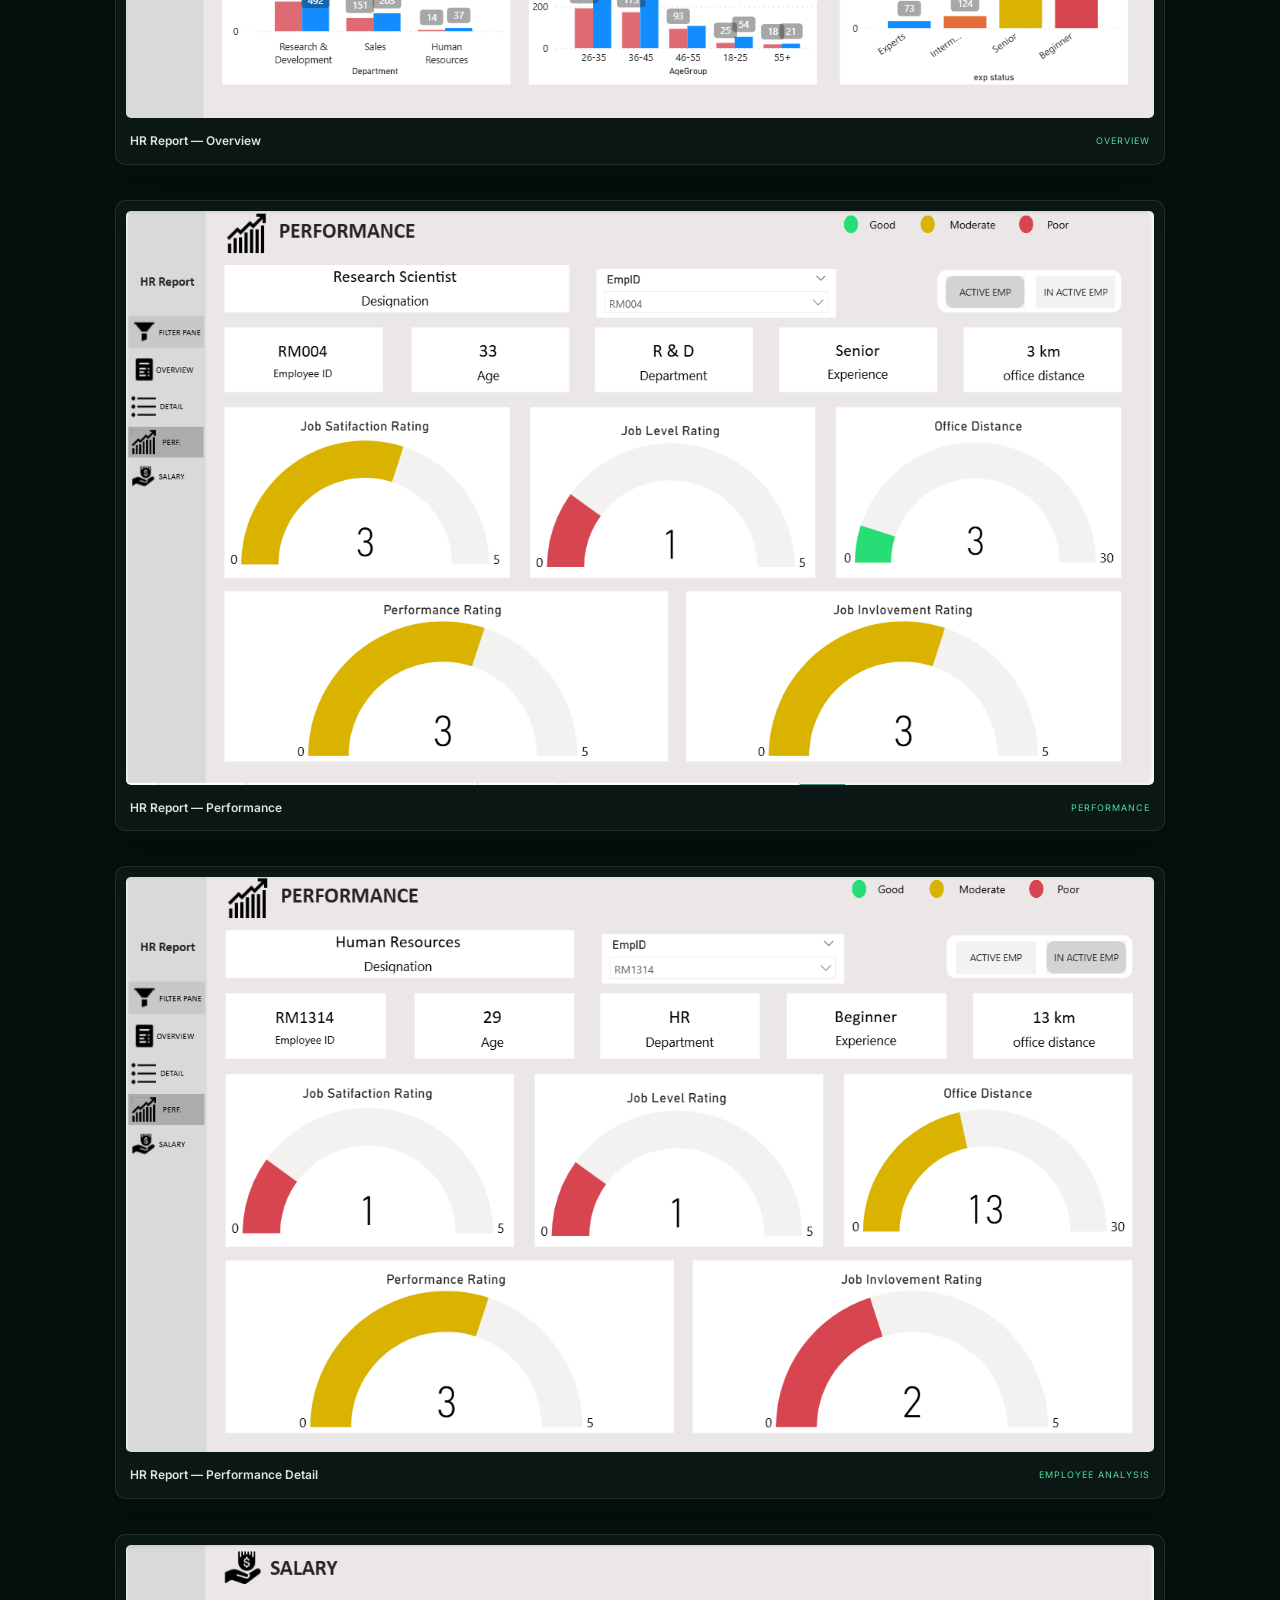
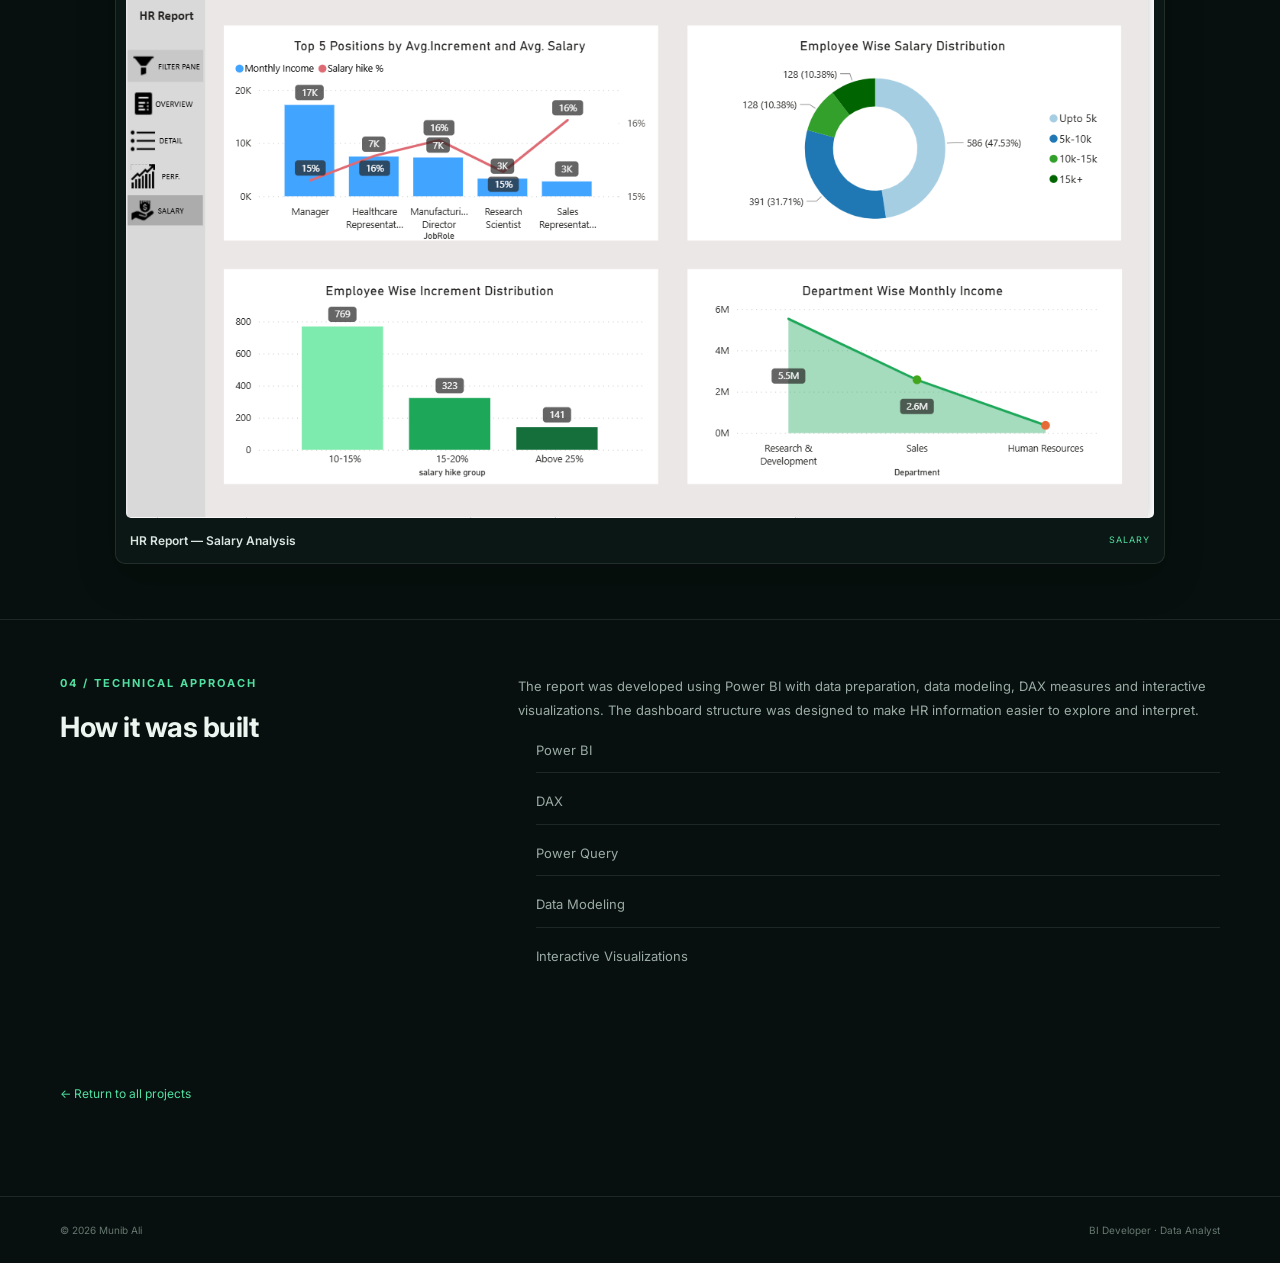
<file: projects/hr-dashboard.html>
<!DOCTYPE html>
<html lang="en">

<head>

  <meta charset="UTF-8">

  <meta
    name="viewport"
    content="width=device-width, initial-scale=1.0"
  >

  <title>Human Resource Report | Munib Ali</title>


  <!-- Google Font -->
  <link
    rel="preconnect"
    href="https://fonts.googleapis.com"
  >

  <link
    rel="preconnect"
    href="https://fonts.gstatic.com"
    crossorigin
  >

  <link
    href="https://fonts.googleapis.com/css2?family=Inter:wght@400;500;600;700;800&display=swap"
    rel="stylesheet"
  >


  <!-- Main Portfolio CSS -->
  <link
    rel="stylesheet"
    href="../css/style.css"
  >


  <style>

    /* =========================================================
       PROJECT HERO
    ========================================================= */

    .case-hero {
      padding: 90px 0 60px;
    }


    .back {
      display: inline-block;

      font-size: 11px;

      color: var(--muted);

      margin-bottom: 35px;

      text-decoration: none;

      transition: color 0.25s ease;
    }


    .back:hover {
      color: var(--accent);
    }


    .case-hero h1 {
      font-size: clamp(42px, 6vw, 72px);

      max-width: 900px;

      line-height: 1.05;

      letter-spacing: -2px;

      margin: 15px 0 0;
    }


    .case-sub {
      color: var(--muted);

      max-width: 700px;

      margin: 22px 0;

      font-size: 15px;

      line-height: 1.8;
    }


    .case-meta {
      display: flex;

      flex-wrap: wrap;

      gap: 8px;

      margin-top: 25px;
    }


    .case-meta span {
      font-size: 10px;

      border: 1px solid var(--line);

      padding: 7px 10px;

      border-radius: 5px;

      color: #b5c5bf;

      background: rgba(255,255,255,0.02);
    }



    /* =========================================================
       CASE STUDY SECTIONS
    ========================================================= */

    .case-section {
      padding: 55px 0;

      border-top: 1px solid var(--line);
    }


    .case-grid {
      display: grid;

      grid-template-columns: 0.7fr 1.3fr;

      gap: 80px;

      align-items: start;
    }


    .case-section h2 {
      font-size: 28px;

      margin: 12px 0 18px;

      letter-spacing: -0.5px;
    }


    .case-section p,
    .case-section li {
      color: var(--muted);

      font-size: 13px;

      line-height: 1.8;
    }


    .case-section ul {
      padding-left: 18px;

      margin-top: 0;
    }


    .case-section li {
      margin: 7px 0;
    }



    /* =========================================================
       DASHBOARD SCREENSHOTS
    ========================================================= */

    .shots {

      /*
        Stack screenshots vertically.
        This gives every Power BI page its
        own complete display area.
      */

      display: flex;

      flex-direction: column;

      align-items: center;

      gap: 35px;

      width: 100%;

      margin-top: 30px;
    }



    /*
      Individual screenshot container.

      1050px is the maximum width.

      Even if the original image is:
      1920px
      2560px
      etc.

      it will never become wider than 1050px.
    */

    .shot {

      width: 100%;

      max-width: 1050px;

      margin: 0 auto;

      padding: 10px;

      box-sizing: border-box;

      background: #0b1714;

      border: 1px solid var(--line);

      border-radius: 10px;

      overflow: hidden;

      box-shadow:
        0 15px 40px rgba(0, 0, 0, 0.18);
    }



    /*
      IMPORTANT IMAGE RULES

      width:100%
      = image fits the container

      height:auto
      = keeps original proportions

      object-fit:contain
      = prevents cropping
    */

    .shot img {

      display: block;

      width: 100%;

      max-width: 100%;

      height: auto;

      object-fit: contain;

      margin: 0 auto;

      border-radius: 5px;
    }



    /*
      Optional screenshot caption
    */

    .shot-caption {

      display: flex;

      justify-content: space-between;

      align-items: center;

      gap: 15px;

      padding: 13px 4px 3px;
    }


    .shot-caption h3 {

      margin: 0;

      font-size: 12px;

      font-weight: 600;

      color: #d9e5e0;
    }


    .shot-caption span {

      font-size: 9px;

      color: var(--accent);

      letter-spacing: 1px;

      text-transform: uppercase;
    }



    /* =========================================================
       PLACEHOLDER
    ========================================================= */

    .shot-placeholder {

      min-height: 300px;

      display: flex;

      align-items: center;

      justify-content: center;

      color: #637770;

      font-size: 10px;

      letter-spacing: 1px;
    }



    /* =========================================================
       TECHNICAL APPROACH
    ========================================================= */

    .technical-list {

      list-style: none;

      padding: 0;

      margin: 0;
    }


    .technical-list li {

      padding: 10px 0;

      border-bottom: 1px solid var(--line);
    }


    .technical-list li:last-child {

      border-bottom: none;
    }



    /* =========================================================
       FOOTER
    ========================================================= */

    .case-footer {

      padding: 40px 0 90px;
    }


    .case-footer a {

      color: var(--accent);

      font-size: 12px;

      text-decoration: none;
    }


    .case-footer a:hover {

      text-decoration: underline;
    }



    /* =========================================================
       TABLET
    ========================================================= */

    @media (max-width: 1100px) {

      .shot {

        max-width: 900px;
      }

    }



    /* =========================================================
       MOBILE
    ========================================================= */

    @media (max-width: 800px) {

      .case-hero {

        padding: 60px 0 45px;
      }


      .case-hero h1 {

        font-size: 42px;

        letter-spacing: -1.5px;
      }


      .case-sub {

        font-size: 13px;
      }


      .case-grid {

        grid-template-columns: 1fr;

        gap: 30px;
      }


      .case-section {

        padding: 45px 0;
      }


      .shots {

        gap: 25px;

        margin-top: 25px;
      }


      .shot {

        width: 100%;

        max-width: 100%;

        padding: 7px;

        border-radius: 8px;
      }


      .shot img {

        width: 100%;

        max-width: 100%;

        height: auto;
      }


      .shot-caption {

        padding: 10px 3px 2px;
      }

    }



    /* =========================================================
       SMALL MOBILE
    ========================================================= */

    @media (max-width: 480px) {

      .case-hero {

        padding: 50px 0 35px;
      }


      .case-hero h1 {

        font-size: 35px;
      }


      .case-sub {

        font-size: 12px;

        line-height: 1.7;
      }


      .case-meta span {

        font-size: 9px;

        padding: 6px 8px;
      }


      .shot {

        padding: 5px;

        border-radius: 7px;
      }


      .shot-caption h3 {

        font-size: 10px;
      }


      .shot-caption span {

        font-size: 8px;
      }

    }

  </style>

</head>



<body>


  <!-- =======================================================
       HEADER
  ======================================================== -->

  <header class="navbar">

    <div class="container nav-inner">

      <a
        class="brand"
        href="../index.html"
      >
        M<span>A</span>.
      </a>


      <a
        class="nav-cta"
        href="../index.html#projects"
      >
        ← All Projects
      </a>

    </div>

  </header>



  <!-- =======================================================
       MAIN
  ======================================================== -->

  <main>


    <!-- =====================================================
         PROJECT HERO
    ====================================================== -->

    <section class="case-hero">

      <div class="container">


        <a
          class="back"
          href="../index.html#projects"
        >
          ← BACK TO PROJECTS
        </a>


        <div class="section-label">
          POWER BI / CASE STUDY
        </div>


        <h1>
          Human Resource Report
        </h1>


        <p class="case-sub">

          An interactive HR reporting solution designed
          to present workforce, performance and salary
          analysis in a clear business-friendly format.

        </p>


        <div class="case-meta">

          <span>
            Power BI
          </span>

          <span>
            DAX
          </span>

          <span>
            Data Modeling
          </span>

          <span>
            Interactive Reporting
          </span>

        </div>

      </div>

    </section>



    <!-- =====================================================
         PROJECT OVERVIEW
    ====================================================== -->

    <section class="case-section">

      <div class="container case-grid">


        <div>

          <div class="section-label">
            01 / OVERVIEW
          </div>


          <h2>
            Project Overview
          </h2>

        </div>


        <div>

          <p>

            This project showcases an HR analytics report
            with dedicated views for overall workforce
            information, employee performance and
            salary-related analysis.

          </p>

        </div>


      </div>

    </section>



    <!-- =====================================================
         KEY FEATURES
    ====================================================== -->

    <section class="case-section">

      <div class="container case-grid">


        <div>

          <div class="section-label">
            02 / KEY FEATURES
          </div>


          <h2>
            What the report delivers
          </h2>

        </div>


        <div>

          <ul>

            <li>
              Interactive KPI and summary reporting
            </li>

            <li>
              Drill-down and filtering for deeper analysis
            </li>

            <li>
              Business-focused visual storytelling
            </li>

            <li>
              Clean and responsive report layout
            </li>

          </ul>

        </div>


      </div>

    </section>



    <!-- =====================================================
         DASHBOARD SCREENSHOTS
    ====================================================== -->

    <section class="case-section">


      <div class="container">


        <div class="section-label">
          03 / DASHBOARD SCREENSHOTS
        </div>


        <h2>
          Explore the report
        </h2>



        <div class="shots">


          <!-- ===============================================
               SCREENSHOT 1 — OVERVIEW
          ================================================ -->

          <div class="shot">

            <img
              src="../images/HR/OV.PNG"
              alt="Human Resource Report Overview"
            >


            <div class="shot-caption">

              <h3>
                HR Report — Overview
              </h3>

              <span>
                Overview
              </span>

            </div>

          </div>



          <!-- ===============================================
               SCREENSHOT 2 — PERFORMANCE
          ================================================ -->

          <div class="shot">

            <img
              src="../images/HR/PERF.PNG"
              alt="Human Resource Performance Report"
            >


            <div class="shot-caption">

              <h3>
                HR Report — Performance
              </h3>

              <span>
                Performance
              </span>

            </div>

          </div>



          <!-- ===============================================
               SCREENSHOT 3 — PERFORMANCE DETAIL
          ================================================ -->

          <div class="shot">

            <img
              src="../images/HR/PERF1.PNG"
              alt="Human Resource Performance Detail"
            >


            <div class="shot-caption">

              <h3>
                HR Report — Performance Detail
              </h3>

              <span>
                Employee Analysis
              </span>

            </div>

          </div>



          <!-- ===============================================
               SCREENSHOT 4 — SALARY
          ================================================ -->

          <div class="shot">

            <img
              src="../images/HR/SAL.PNG"
              alt="Human Resource Salary Analysis"
            >


            <div class="shot-caption">

              <h3>
                HR Report — Salary Analysis
              </h3>

              <span>
                Salary
              </span>

            </div>

          </div>


        </div>

      </div>

    </section>



    <!-- =====================================================
         TECHNICAL APPROACH
    ====================================================== -->

    <section class="case-section">

      <div class="container case-grid">


        <div>

          <div class="section-label">
            04 / TECHNICAL APPROACH
          </div>


          <h2>
            How it was built
          </h2>

        </div>


        <div>

          <p>

            The report was developed using Power BI with
            data preparation, data modeling, DAX measures
            and interactive visualizations. The dashboard
            structure was designed to make HR information
            easier to explore and interpret.

          </p>


          <ul class="technical-list">

            <li>
              Power BI
            </li>

            <li>
              DAX
            </li>

            <li>
              Power Query
            </li>

            <li>
              Data Modeling
            </li>

            <li>
              Interactive Visualizations
            </li>

          </ul>

        </div>


      </div>

    </section>



    <!-- =====================================================
         RETURN TO PROJECTS
    ====================================================== -->

    <div class="container case-footer">

      <a
        href="../index.html#projects"
      >
        ← Return to all projects
      </a>

    </div>


  </main>



  <!-- =======================================================
       FOOTER
  ======================================================== -->

  <footer>

    <div class="container">

      <span>
        © 2026 Munib Ali
      </span>


      <span>
        BI Developer · Data Analyst
      </span>

    </div>

  </footer>


</body>

</html>
</file>
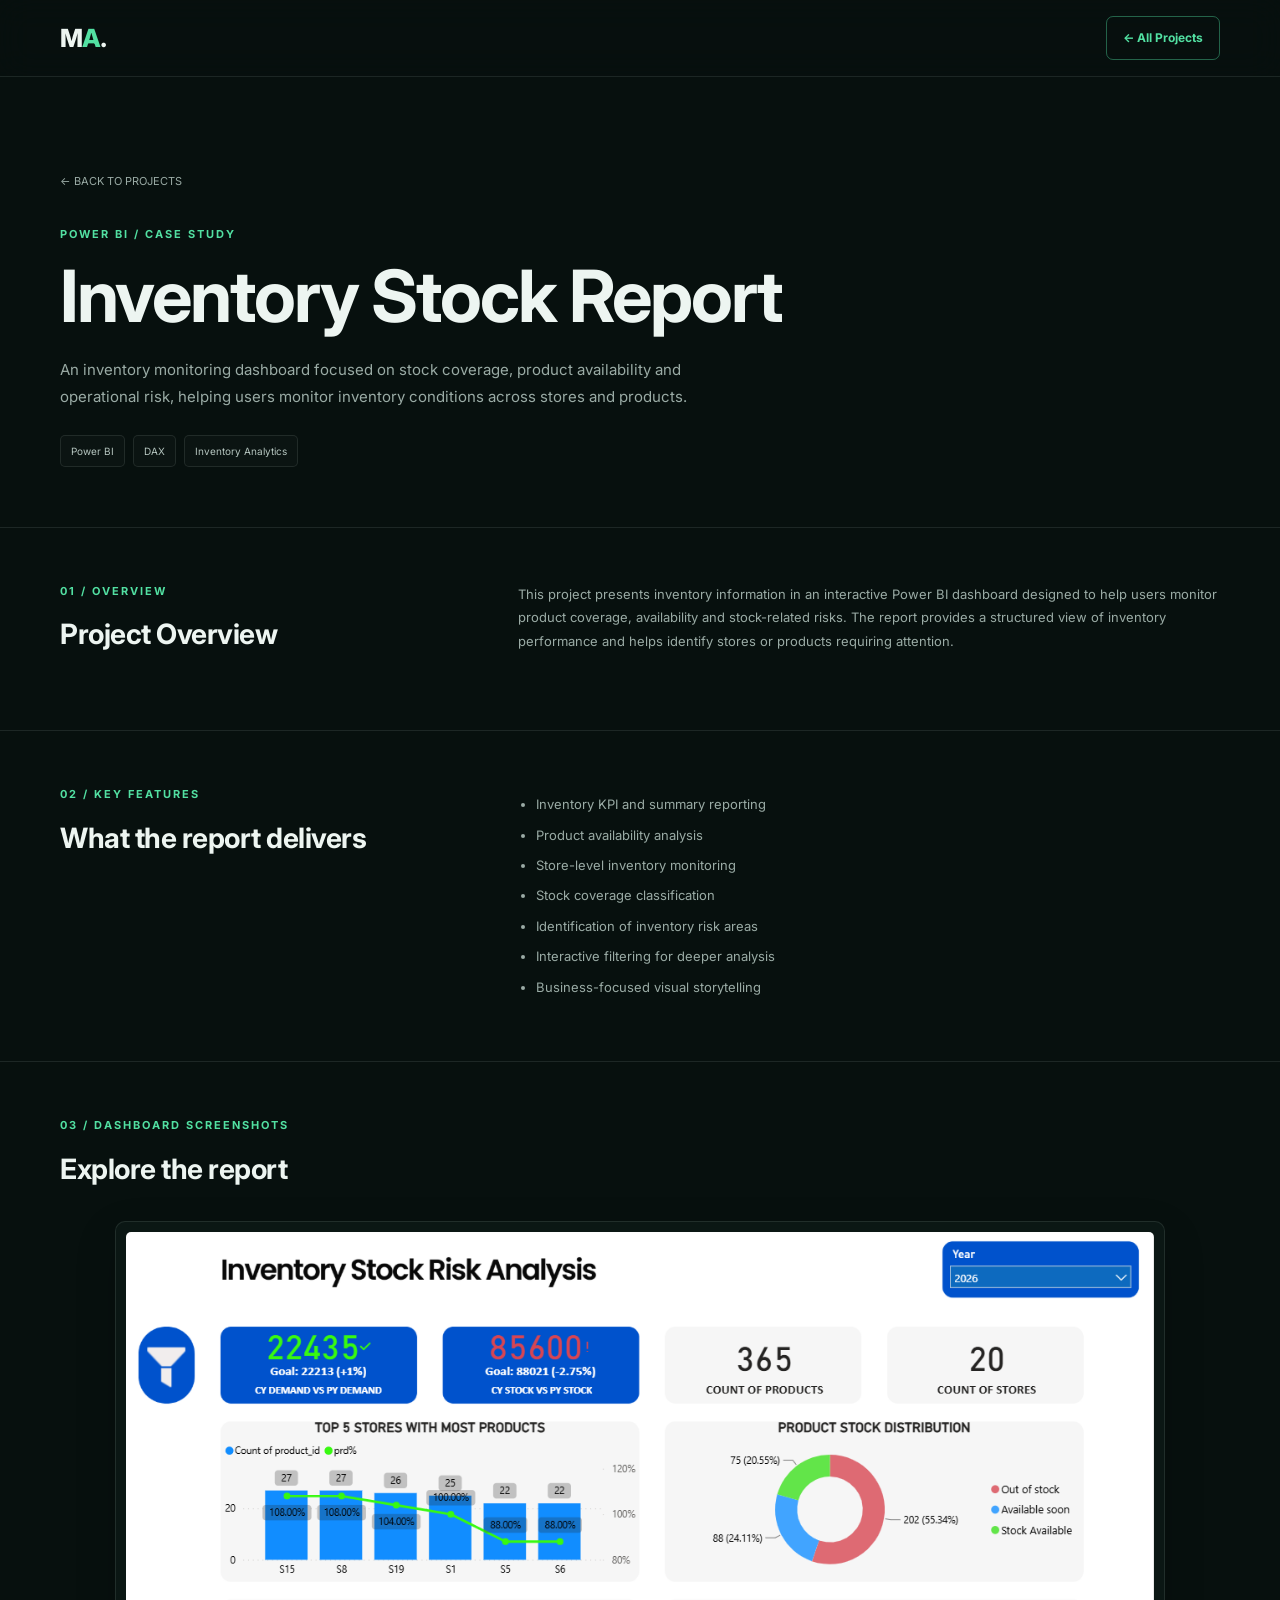
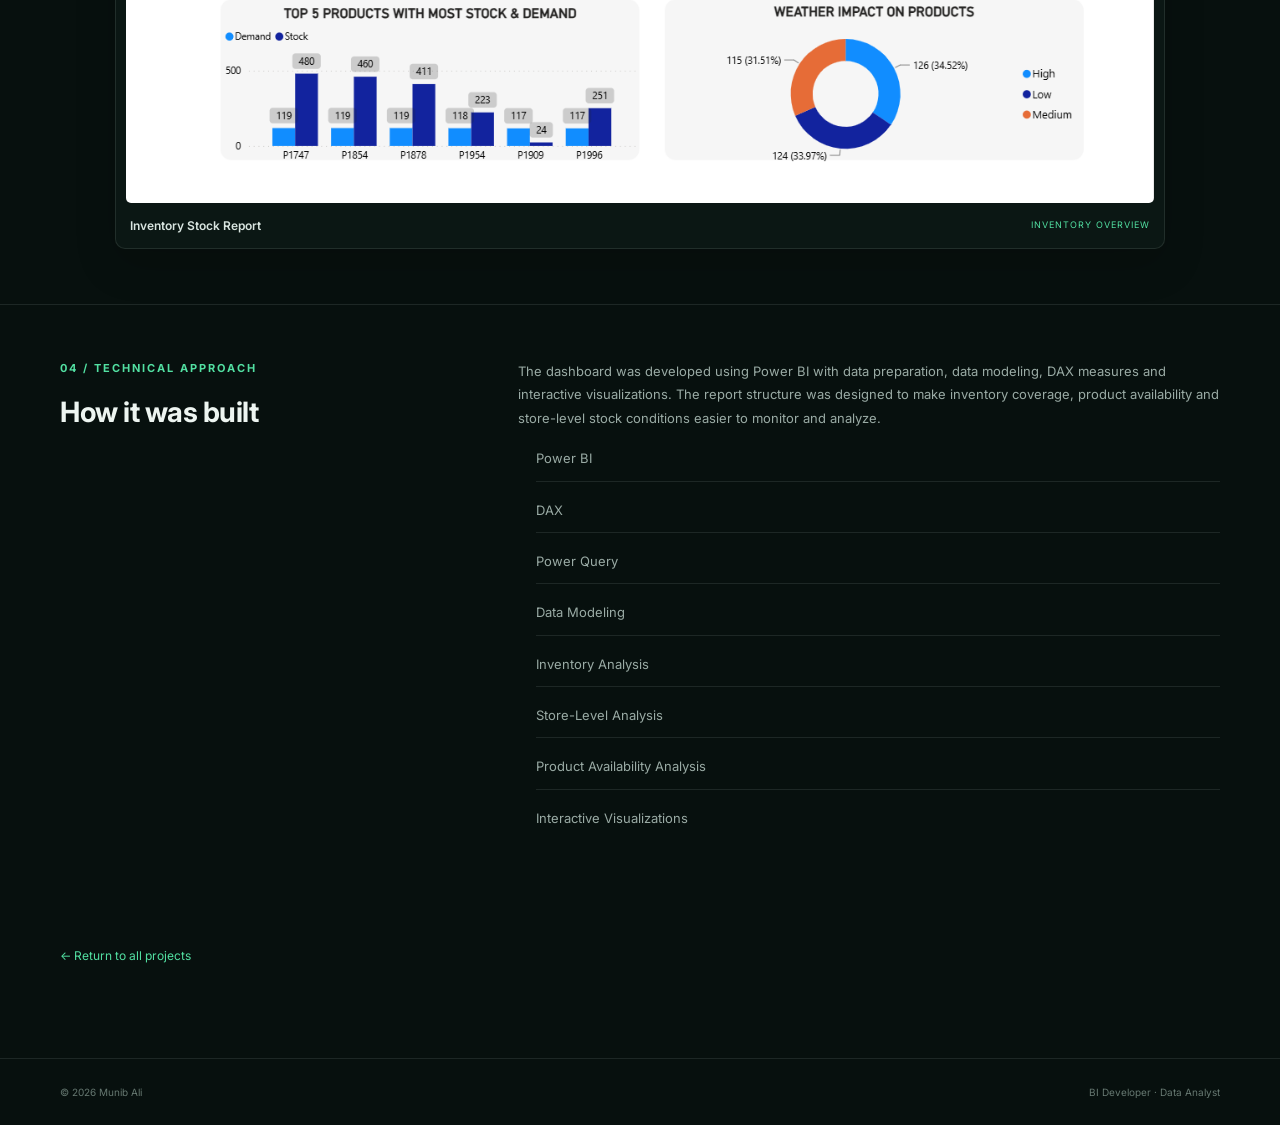
<file: projects/inventory.html>
<!DOCTYPE html>
<html lang="en">

<head>

  <meta charset="UTF-8">

  <meta
    name="viewport"
    content="width=device-width, initial-scale=1.0"
  >

  <title>Inventory Stock Report | Munib Ali</title>


  <!-- Google Font -->
  <link
    rel="preconnect"
    href="https://fonts.googleapis.com"
  >

  <link
    rel="preconnect"
    href="https://fonts.googleapis.com"
    crossorigin
  >

  <link
    href="https://fonts.googleapis.com/css2?family=Inter:wght@400;500;600;700;800&display=swap"
    rel="stylesheet"
  >


  <!-- Main Portfolio CSS -->
  <link
    rel="stylesheet"
    href="../css/style.css"
  >


  <style>

    /* =========================================================
       PROJECT HERO
    ========================================================= */

    .case-hero {
      padding: 90px 0 60px;
    }


    .back {
      display: inline-block;
      font-size: 11px;
      color: var(--muted);
      margin-bottom: 35px;
      text-decoration: none;
      transition: color 0.25s ease;
    }


    .back:hover {
      color: var(--accent);
    }


    .case-hero h1 {
      font-size: clamp(42px, 6vw, 72px);
      max-width: 900px;
      line-height: 1.05;
      letter-spacing: -2px;
      margin: 15px 0 0;
    }


    .case-sub {
      color: var(--muted);
      max-width: 700px;
      margin: 22px 0;
      font-size: 15px;
      line-height: 1.8;
    }


    .case-meta {
      display: flex;
      flex-wrap: wrap;
      gap: 8px;
      margin-top: 25px;
    }


    .case-meta span {
      font-size: 10px;
      border: 1px solid var(--line);
      padding: 7px 10px;
      border-radius: 5px;
      color: #b5c5bf;
      background: rgba(255,255,255,0.02);
    }



    /* =========================================================
       CASE STUDY SECTIONS
    ========================================================= */

    .case-section {
      padding: 55px 0;
      border-top: 1px solid var(--line);
    }


    .case-grid {
      display: grid;
      grid-template-columns: 0.7fr 1.3fr;
      gap: 80px;
      align-items: start;
    }


    .case-section h2 {
      font-size: 28px;
      margin: 12px 0 18px;
      letter-spacing: -0.5px;
    }


    .case-section p,
    .case-section li {
      color: var(--muted);
      font-size: 13px;
      line-height: 1.8;
    }


    .case-section ul {
      padding-left: 18px;
      margin-top: 0;
    }


    .case-section li {
      margin: 7px 0;
    }



    /* =========================================================
       DASHBOARD SCREENSHOTS
    ========================================================= */

    .shots {
      display: flex;
      flex-direction: column;
      align-items: center;
      gap: 35px;
      width: 100%;
      margin-top: 30px;
    }


    /*
      Screenshot container.

      The screenshot will never become wider than 1050px
      on desktop screens.
    */

    .shot {
      width: 100%;
      max-width: 1050px;
      margin: 0 auto;
      padding: 10px;
      box-sizing: border-box;

      background: #0b1714;

      border: 1px solid var(--line);

      border-radius: 10px;

      overflow: hidden;

      box-shadow:
        0 15px 40px rgba(0, 0, 0, 0.18);
    }


    /*
      Screenshot image.

      width: 100%
      → fits the container

      height: auto
      → preserves original aspect ratio

      object-fit: contain
      → prevents cropping
    */

    .shot img {
      display: block;

      width: 100%;

      max-width: 100%;

      height: auto;

      object-fit: contain;

      margin: 0 auto;

      border-radius: 5px;
    }



    /* =========================================================
       SCREENSHOT CAPTION
    ========================================================= */

    .shot-caption {
      display: flex;
      justify-content: space-between;
      align-items: center;

      gap: 15px;

      padding: 13px 4px 3px;
    }


    .shot-caption h3 {
      margin: 0;

      font-size: 12px;

      font-weight: 600;

      color: #d9e5e0;
    }


    .shot-caption span {
      font-size: 9px;

      color: var(--accent);

      letter-spacing: 1px;

      text-transform: uppercase;
    }



    /* =========================================================
       TECHNICAL APPROACH
    ========================================================= */

    .technical-list {
      list-style: none;

      padding: 0;

      margin: 0;
    }


    .technical-list li {
      padding: 10px 0;

      border-bottom: 1px solid var(--line);
    }


    .technical-list li:last-child {
      border-bottom: none;
    }



    /* =========================================================
       FOOTER
    ========================================================= */

    .case-footer {
      padding: 40px 0 90px;
    }


    .case-footer a {
      color: var(--accent);

      font-size: 12px;

      text-decoration: none;
    }


    .case-footer a:hover {
      text-decoration: underline;
    }



    /* =========================================================
       TABLET
    ========================================================= */

    @media (max-width: 1100px) {

      .shot {
        max-width: 900px;
      }

    }



    /* =========================================================
       MOBILE
    ========================================================= */

    @media (max-width: 800px) {

      .case-hero {
        padding: 60px 0 45px;
      }


      .case-hero h1 {
        font-size: 42px;

        letter-spacing: -1.5px;
      }


      .case-sub {
        font-size: 13px;
      }


      .case-grid {
        grid-template-columns: 1fr;

        gap: 30px;
      }


      .case-section {
        padding: 45px 0;
      }


      .shots {
        gap: 25px;

        margin-top: 25px;
      }


      .shot {
        width: 100%;

        max-width: 100%;

        padding: 7px;

        border-radius: 8px;
      }


      .shot img {
        width: 100%;

        max-width: 100%;

        height: auto;
      }


      .shot-caption {
        padding: 10px 3px 2px;
      }

    }



    /* =========================================================
       SMALL MOBILE
    ========================================================= */

    @media (max-width: 480px) {

      .case-hero {
        padding: 50px 0 35px;
      }


      .case-hero h1 {
        font-size: 35px;
      }


      .case-sub {
        font-size: 12px;

        line-height: 1.7;
      }


      .case-meta span {
        font-size: 9px;

        padding: 6px 8px;
      }


      .shot {
        padding: 5px;

        border-radius: 7px;
      }


      .shot-caption h3 {
        font-size: 10px;
      }


      .shot-caption span {
        font-size: 8px;
      }

    }

  </style>

</head>



<body>


  <!-- =======================================================
       HEADER
  ======================================================== -->

  <header class="navbar">

    <div class="container nav-inner">

      <a
        class="brand"
        href="../index.html"
      >
        M<span>A</span>.
      </a>


      <a
        class="nav-cta"
        href="../index.html#projects"
      >
        ← All Projects
      </a>

    </div>

  </header>



  <!-- =======================================================
       MAIN
  ======================================================== -->

  <main>


    <!-- =====================================================
         PROJECT HERO
    ====================================================== -->

    <section class="case-hero">

      <div class="container">


        <a
          class="back"
          href="../index.html#projects"
        >
          ← BACK TO PROJECTS
        </a>


        <div class="section-label">
          POWER BI / CASE STUDY
        </div>


        <h1>
          Inventory Stock Report
        </h1>


        <p class="case-sub">

          An inventory monitoring dashboard focused on
          stock coverage, product availability and
          operational risk, helping users monitor
          inventory conditions across stores and products.

        </p>


        <div class="case-meta">

          <span>
            Power BI
          </span>

          <span>
            DAX
          </span>

          <span>
            Inventory Analytics
          </span>


        </div>

      </div>

    </section>



    <!-- =====================================================
         PROJECT OVERVIEW
    ====================================================== -->

    <section class="case-section">

      <div class="container case-grid">


        <div>

          <div class="section-label">
            01 / OVERVIEW
          </div>


          <h2>
            Project Overview
          </h2>

        </div>


        <div>

          <p>

            This project presents inventory information
            in an interactive Power BI dashboard designed
            to help users monitor product coverage,
            availability and stock-related risks.

            The report provides a structured view of
            inventory performance and helps identify
            stores or products requiring attention.

          </p>

        </div>


      </div>

    </section>



    <!-- =====================================================
         KEY FEATURES
    ====================================================== -->

    <section class="case-section">

      <div class="container case-grid">


        <div>

          <div class="section-label">
            02 / KEY FEATURES
          </div>


          <h2>
            What the report delivers
          </h2>

        </div>


        <div>

          <ul>

            <li>
              Inventory KPI and summary reporting
            </li>

            <li>
              Product availability analysis
            </li>

            <li>
              Store-level inventory monitoring
            </li>

            <li>
              Stock coverage classification
            </li>

            <li>
              Identification of inventory risk areas
            </li>

            <li>
              Interactive filtering for deeper analysis
            </li>

            <li>
              Business-focused visual storytelling
            </li>

          </ul>

        </div>


      </div>

    </section>



    <!-- =====================================================
         DASHBOARD SCREENSHOTS
    ====================================================== -->

    <section class="case-section">


      <div class="container">


        <div class="section-label">
          03 / DASHBOARD SCREENSHOTS
        </div>


        <h2>
          Explore the report
        </h2>


        <div class="shots">


          <!-- ===============================================
               INVENTORY STOCK REPORT SCREENSHOT
          ================================================ -->

           <div class="shot">

            <img
              src="../images/Inventory Stock/INV-STK.PNG"
              alt="Inventory Stock Report"
            >


            <div class="shot-caption">

              <h3>
                Inventory Stock Report
              </h3>

              <span>
                Inventory Overview
              </span>

            </div>

          </div>


        </div>

      </div>

    </section>



    <!-- =====================================================
         TECHNICAL APPROACH
    ====================================================== -->

    <section class="case-section">

      <div class="container case-grid">


        <div>

          <div class="section-label">
            04 / TECHNICAL APPROACH
          </div>


          <h2>
            How it was built
          </h2>

        </div>


        <div>

          <p>

            The dashboard was developed using Power BI
            with data preparation, data modeling, DAX
            measures and interactive visualizations.

            The report structure was designed to make
            inventory coverage, product availability
            and store-level stock conditions easier
            to monitor and analyze.

          </p>


          <ul class="technical-list">

            <li>
              Power BI
            </li>

            <li>
              DAX
            </li>

            <li>
              Power Query
            </li>

            <li>
              Data Modeling
            </li>

            <li>
              Inventory Analysis
            </li>

            <li>
              Store-Level Analysis
            </li>

            <li>
              Product Availability Analysis
            </li>

            <li>
              Interactive Visualizations
            </li>

          </ul>

        </div>


      </div>

    </section>



    <!-- =====================================================
         RETURN TO PROJECTS
    ====================================================== -->

    <div class="container case-footer">

      <a
        href="../index.html#projects"
      >
        ← Return to all projects
      </a>

    </div>


  </main>



  <!-- =======================================================
       FOOTER
  ======================================================== -->

  <footer>

    <div class="container">

      <span>
        © 2026 Munib Ali
      </span>


      <span>
        BI Developer · Data Analyst
      </span>

    </div>

  </footer>


</body>

</html>
</file>
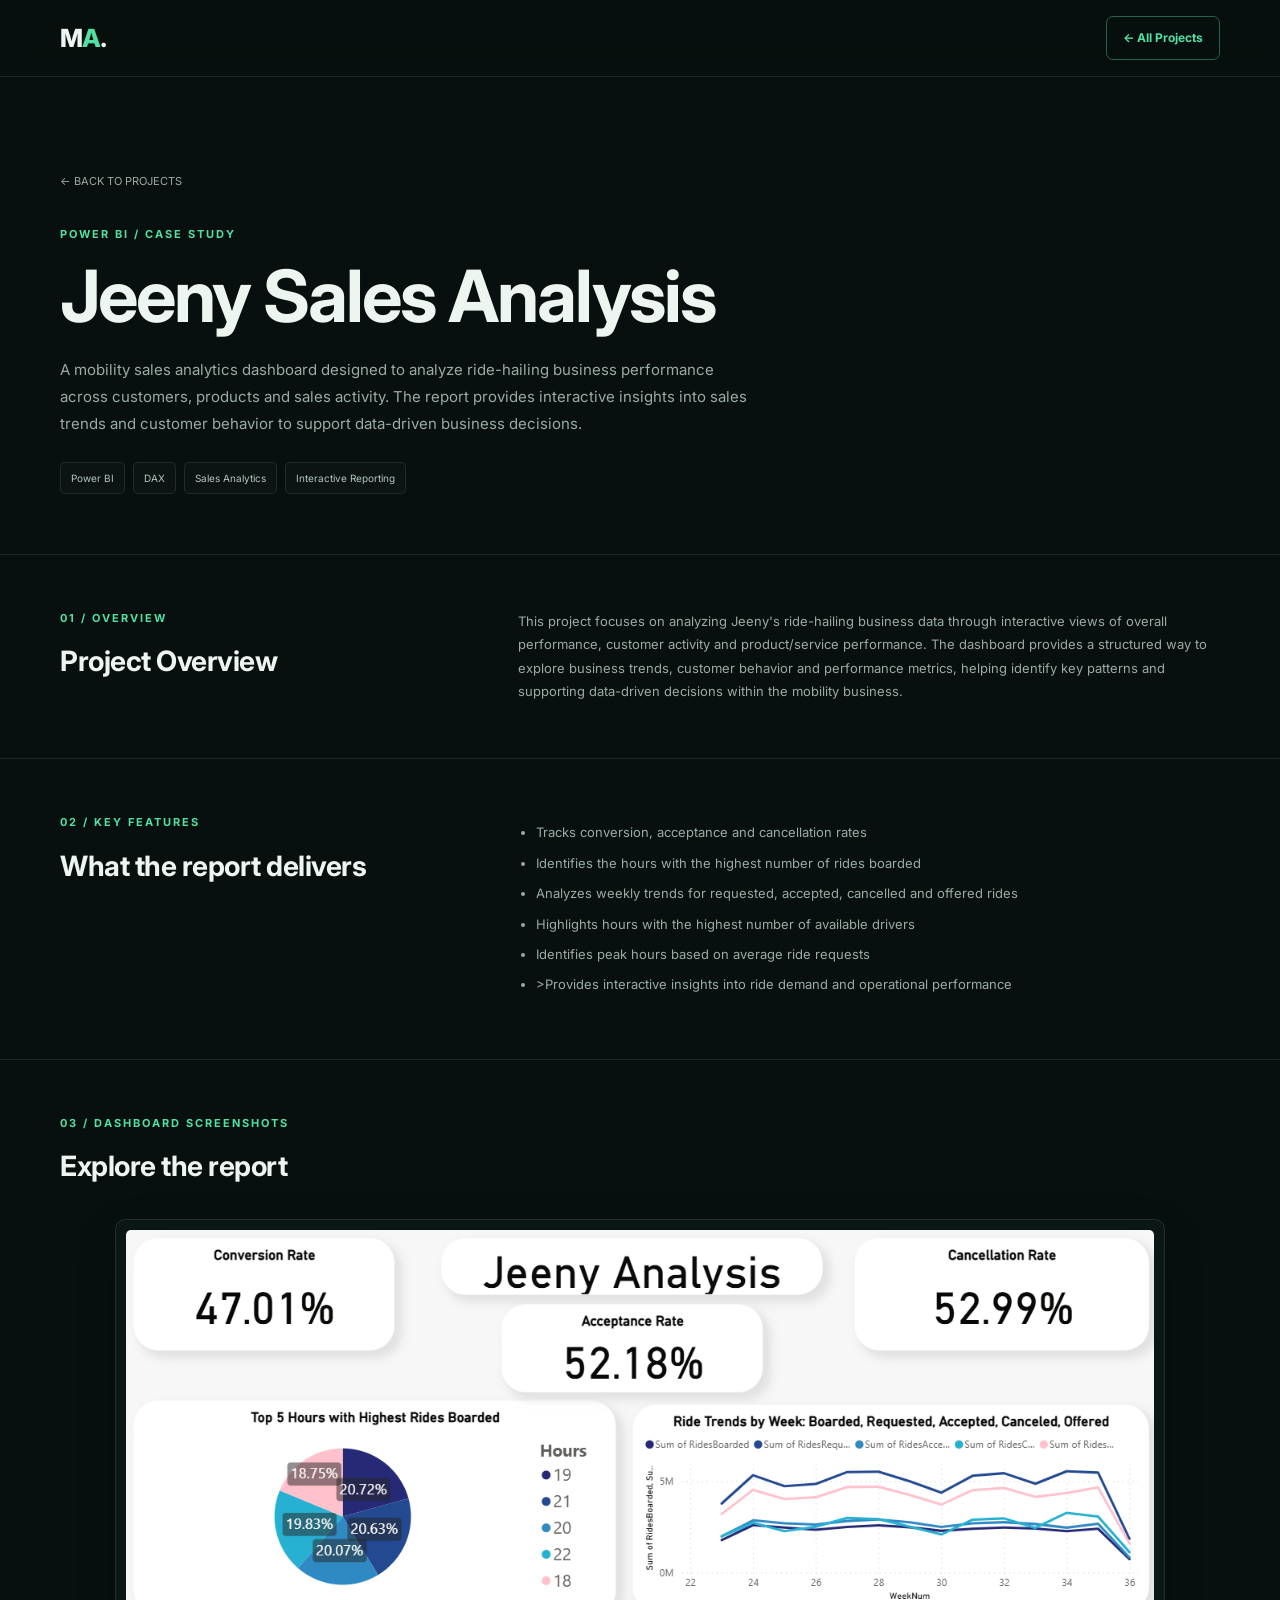
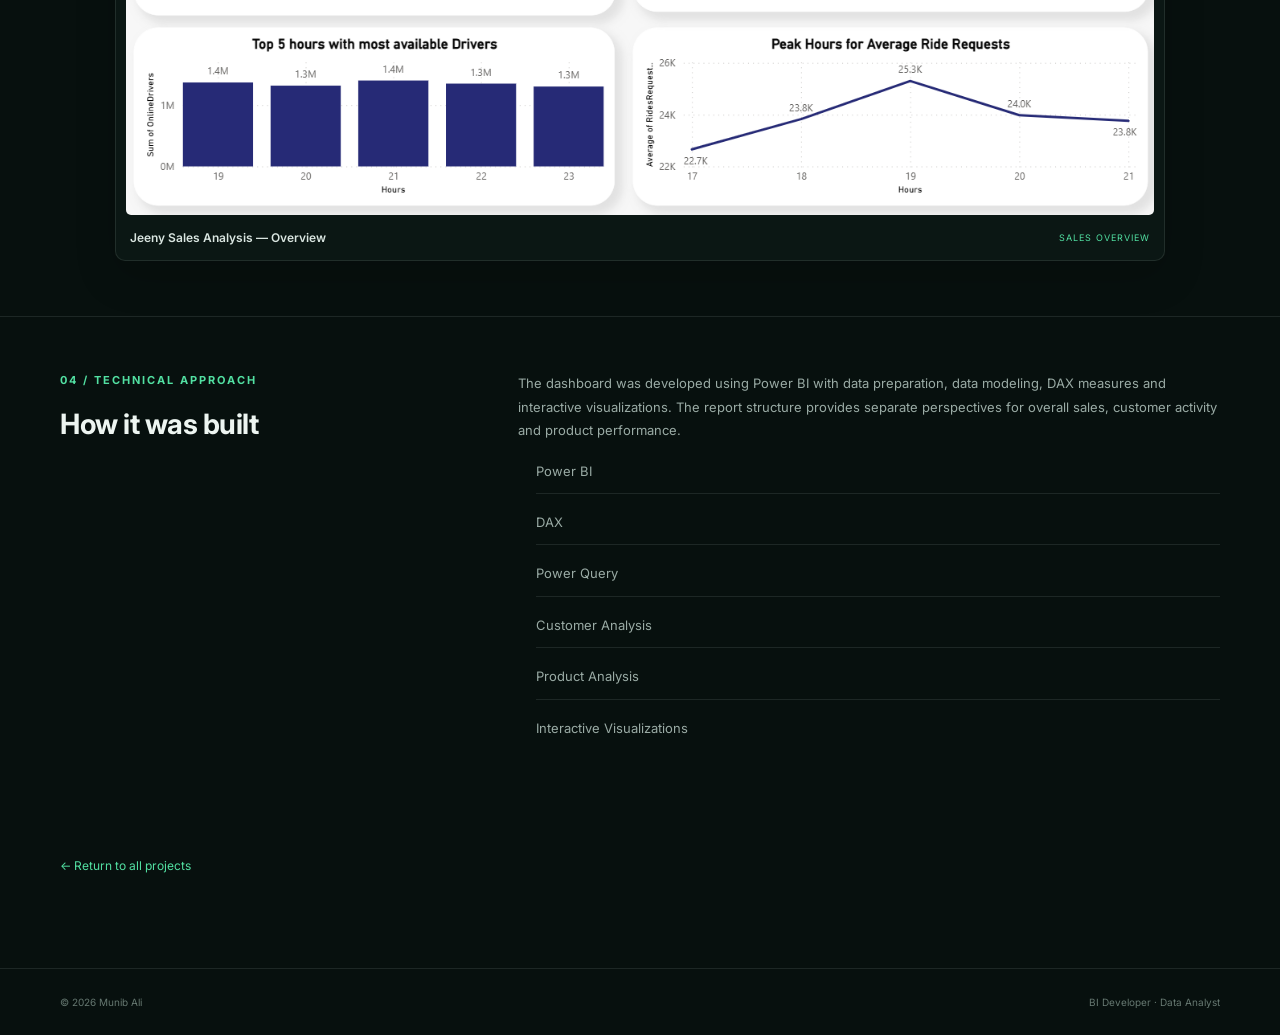
<file: projects/jeeny-sales.html>
<!DOCTYPE html>
<html lang="en">

<head>

  <meta charset="UTF-8">

  <meta
    name="viewport"
    content="width=device-width, initial-scale=1.0"
  >

  <title>Jeeny Sales Analysis | Munib Ali</title>


  <!-- Google Font -->
  <link
    rel="preconnect"
    href="https://fonts.googleapis.com"
  >

  <link
    rel="preconnect"
    href="https://fonts.googleapis.com"
    crossorigin
  >

  <link
    href="https://fonts.googleapis.com/css2?family=Inter:wght@400;500;600;700;800&display=swap"
    rel="stylesheet"
  >


  <!-- Main Portfolio CSS -->
  <link
    rel="stylesheet"
    href="../css/style.css"
  >


  <style>

    /* =========================================================
       PROJECT HERO
    ========================================================= */

    .case-hero {
      padding: 90px 0 60px;
    }


    .back {
      display: inline-block;

      font-size: 11px;

      color: var(--muted);

      margin-bottom: 35px;

      text-decoration: none;

      transition: color 0.25s ease;
    }


    .back:hover {
      color: var(--accent);
    }


    .case-hero h1 {
      font-size: clamp(42px, 6vw, 72px);

      max-width: 900px;

      line-height: 1.05;

      letter-spacing: -2px;

      margin: 15px 0 0;
    }


    .case-sub {
      color: var(--muted);

      max-width: 700px;

      margin: 22px 0;

      font-size: 15px;

      line-height: 1.8;
    }


    .case-meta {
      display: flex;

      flex-wrap: wrap;

      gap: 8px;

      margin-top: 25px;
    }


    .case-meta span {
      font-size: 10px;

      border: 1px solid var(--line);

      padding: 7px 10px;

      border-radius: 5px;

      color: #b5c5bf;

      background: rgba(255,255,255,0.02);
    }



    /* =========================================================
       CASE STUDY SECTIONS
    ========================================================= */

    .case-section {
      padding: 55px 0;

      border-top: 1px solid var(--line);
    }


    .case-grid {
      display: grid;

      grid-template-columns: 0.7fr 1.3fr;

      gap: 80px;

      align-items: start;
    }


    .case-section h2 {
      font-size: 28px;

      margin: 12px 0 18px;

      letter-spacing: -0.5px;
    }


    .case-section p,
    .case-section li {
      color: var(--muted);

      font-size: 13px;

      line-height: 1.8;
    }


    .case-section ul {
      padding-left: 18px;

      margin-top: 0;
    }


    .case-section li {
      margin: 7px 0;
    }



    /* =========================================================
       DASHBOARD SCREENSHOTS
    ========================================================= */

    .shots {

      /*
        Screenshots are displayed vertically.

        Each dashboard page gets its own
        complete display area.
      */

      display: flex;

      flex-direction: column;

      align-items: center;

      gap: 35px;

      width: 100%;

      margin-top: 30px;
    }



    /*
      Individual screenshot container.

      Maximum width = 1050px.

      This prevents large Power BI screenshots
      from becoming too large on desktop.
    */

    .shot {

      width: 100%;

      max-width: 1050px;

      margin: 0 auto;

      padding: 10px;

      box-sizing: border-box;

      background: #0b1714;

      border: 1px solid var(--line);

      border-radius: 10px;

      overflow: hidden;

      box-shadow:
        0 15px 40px rgba(0, 0, 0, 0.18);
    }



    /*
      Screenshot image.

      width: 100%
      = fits the screenshot container.

      height: auto
      = preserves original aspect ratio.

      object-fit: contain
      = prevents cropping.
    */

    .shot img {

      display: block;

      width: 100%;

      max-width: 100%;

      height: auto;

      object-fit: contain;

      margin: 0 auto;

      border-radius: 5px;
    }



    /* =========================================================
       SCREENSHOT CAPTION
    ========================================================= */

    .shot-caption {

      display: flex;

      justify-content: space-between;

      align-items: center;

      gap: 15px;

      padding: 13px 4px 3px;
    }


    .shot-caption h3 {

      margin: 0;

      font-size: 12px;

      font-weight: 600;

      color: #d9e5e0;
    }


    .shot-caption span {

      font-size: 9px;

      color: var(--accent);

      letter-spacing: 1px;

      text-transform: uppercase;
    }



    /* =========================================================
       PLACEHOLDER
    ========================================================= */

    .shot-placeholder {

      min-height: 300px;

      display: flex;

      align-items: center;

      justify-content: center;

      color: #637770;

      font-size: 10px;

      letter-spacing: 1px;
    }



    /* =========================================================
       TECHNICAL APPROACH
    ========================================================= */

    .technical-list {

      list-style: none;

      padding: 0;

      margin: 0;
    }


    .technical-list li {

      padding: 10px 0;

      border-bottom: 1px solid var(--line);
    }


    .technical-list li:last-child {

      border-bottom: none;
    }



    /* =========================================================
       FOOTER
    ========================================================= */

    .case-footer {

      padding: 40px 0 90px;
    }


    .case-footer a {

      color: var(--accent);

      font-size: 12px;

      text-decoration: none;
    }


    .case-footer a:hover {

      text-decoration: underline;
    }



    /* =========================================================
       TABLET
    ========================================================= */

    @media (max-width: 1100px) {

      .shot {

        max-width: 900px;
      }

    }



    /* =========================================================
       MOBILE
    ========================================================= */

    @media (max-width: 800px) {

      .case-hero {

        padding: 60px 0 45px;
      }


      .case-hero h1 {

        font-size: 42px;

        letter-spacing: -1.5px;
      }


      .case-sub {

        font-size: 13px;
      }


      .case-grid {

        grid-template-columns: 1fr;

        gap: 30px;
      }


      .case-section {

        padding: 45px 0;
      }


      .shots {

        gap: 25px;

        margin-top: 25px;
      }


      .shot {

        width: 100%;

        max-width: 100%;

        padding: 7px;

        border-radius: 8px;
      }


      .shot img {

        width: 100%;

        max-width: 100%;

        height: auto;
      }


      .shot-caption {

        padding: 10px 3px 2px;
      }

    }



    /* =========================================================
       SMALL MOBILE
    ========================================================= */

    @media (max-width: 480px) {

      .case-hero {

        padding: 50px 0 35px;
      }


      .case-hero h1 {

        font-size: 35px;
      }


      .case-sub {

        font-size: 12px;

        line-height: 1.7;
      }


      .case-meta span {

        font-size: 9px;

        padding: 6px 8px;
      }


      .shot {

        padding: 5px;

        border-radius: 7px;
      }


      .shot-caption h3 {

        font-size: 10px;
      }


      .shot-caption span {

        font-size: 8px;
      }

    }

  </style>

</head>



<body>


  <!-- =======================================================
       HEADER
  ======================================================== -->

  <header class="navbar">

    <div class="container nav-inner">

      <a
        class="brand"
        href="../index.html"
      >
        M<span>A</span>.
      </a>


      <a
        class="nav-cta"
        href="../index.html#projects"
      >
        ← All Projects
      </a>

    </div>

  </header>



  <!-- =======================================================
       MAIN
  ======================================================== -->

  <main>


    <!-- =====================================================
         PROJECT HERO
    ====================================================== -->

    <section class="case-hero">

      <div class="container">


        <a
          class="back"
          href="../index.html#projects"
        >
          ← BACK TO PROJECTS
        </a>


        <div class="section-label">
          POWER BI / CASE STUDY
        </div>


        <h1>
          Jeeny Sales Analysis
        </h1>


        <p class="case-sub">

           A mobility sales analytics dashboard designed to analyze
  ride-hailing business performance across customers,
  products and sales activity. The report provides
  interactive insights into sales trends and customer
  behavior to support data-driven business decisions.

        </p>


        <div class="case-meta">

          <span>
            Power BI
          </span>

          <span>
            DAX
          </span>

          <span>
            Sales Analytics
          </span>

          <span>
            Interactive Reporting
          </span>

        </div>

      </div>

    </section>



    <!-- =====================================================
         PROJECT OVERVIEW
    ====================================================== -->

    <section class="case-section">

      <div class="container case-grid">


        <div>

          <div class="section-label">
            01 / OVERVIEW
          </div>


          <h2>
            Project Overview
          </h2>

        </div>


        <div>

          <p>

         This project focuses on analyzing Jeeny's ride-hailing
  business data through interactive views of overall
  performance, customer activity and product/service
  performance.

            The dashboard provides a structured way to explore
  business trends, customer behavior and performance
  metrics, helping identify key patterns and supporting
  data-driven decisions within the mobility business.

          </p>

        </div>


      </div>

    </section>



    <!-- =====================================================
         KEY FEATURES
    ====================================================== -->

    <section class="case-section">

      <div class="container case-grid">


        <div>

          <div class="section-label">
            02 / KEY FEATURES
          </div>


          <h2>
            What the report delivers
          </h2>

        </div>


        <div>

          <ul>

            <li>
              Tracks conversion, acceptance and cancellation rates
            </li>

            <li>
              Identifies the hours with the highest number of rides boarded
            </li>

            <li>
              Analyzes weekly trends for requested, accepted, cancelled and offered rides
            </li>

            <li>
              Highlights hours with the highest number of available drivers
            </li>

            <li>
              Identifies peak hours based on average ride requests
            </li>

            <li>
              >Provides interactive insights into ride demand and operational performance
            </li>

          </ul>

        </div>


      </div>

    </section>



    <!-- =====================================================
         DASHBOARD SCREENSHOTS
    ====================================================== -->

    <section class="case-section">


      <div class="container">


        <div class="section-label">
          03 / DASHBOARD SCREENSHOTS
        </div>


        <h2>
          Explore the report
        </h2>



        <div class="shots">


          <!-- ===============================================
               JEENY OVERVIEW SCREENSHOT
          ================================================ -->

          <div class="shot">

            <img
              src="../images/Jeeny/JEENY OV.PNG"
              alt="Jeeny Sales Analysis Overview"
            >


            <div class="shot-caption">

              <h3>
                Jeeny Sales Analysis — Overview
              </h3>

              <span>
                Sales Overview
              </span>

            </div>

          </div>


        </div>

      </div>

    </section>



    <!-- =====================================================
         TECHNICAL APPROACH
    ====================================================== -->

    <section class="case-section">

      <div class="container case-grid">


        <div>

          <div class="section-label">
            04 / TECHNICAL APPROACH
          </div>


          <h2>
            How it was built
          </h2>

        </div>


        <div>

          <p>

            The dashboard was developed using Power BI
            with data preparation, data modeling, DAX
            measures and interactive visualizations.

            The report structure provides separate
            perspectives for overall sales, customer
            activity and product performance.

          </p>


          <ul class="technical-list">

            <li>
              Power BI
            </li>

            <li>
              DAX
            </li>

            <li>
              Power Query
            </li>

            <li>
              Customer Analysis
            </li>

            <li>
              Product Analysis
            </li>

            <li>
              Interactive Visualizations
            </li>

          </ul>

        </div>


      </div>

    </section>



    <!-- =====================================================
         RETURN TO PROJECTS
    ====================================================== -->

    <div class="container case-footer">

      <a
        href="../index.html#projects"
      >
        ← Return to all projects
      </a>

    </div>


  </main>



  <!-- =======================================================
       FOOTER
  ======================================================== -->

  <footer>

    <div class="container">

      <span>
        © 2026 Munib Ali
      </span>


      <span>
        BI Developer · Data Analyst
      </span>

    </div>

  </footer>


</body>

</html>
</file>
<file: css/style.css>
:root{
  --bg:#07100e; --bg2:#0a1512; --card:#0d1b17; --card2:#10221c;
  --text:#edf5f1; --muted:#9aaba5; --line:rgba(225,245,237,.10);
  --accent:#52e0a2; --accent2:#a1f4cf; --shadow:0 24px 70px rgba(0,0,0,.32);
}
*{box-sizing:border-box;margin:0;padding:0}
html{scroll-behavior:smooth}
body{font-family:Inter,Arial,sans-serif;background:var(--bg);color:var(--text);line-height:1.6;overflow-x:hidden}
a{color:inherit;text-decoration:none}
.container{width:min(1160px,calc(100% - 48px));margin:auto}
.navbar{position:sticky;top:0;z-index:20;background:rgba(7,16,14,.86);backdrop-filter:blur(16px);border-bottom:1px solid var(--line)}
.nav-inner{height:76px;display:flex;align-items:center;gap:34px}
.brand{font-size:25px;font-weight:800;letter-spacing:-1px;margin-right:auto}
.brand span{color:var(--accent)}
.nav-links{display:flex;gap:28px}
.nav-links a{font-size:13px;color:var(--muted);transition:.25s}
.nav-links a:hover{color:var(--accent)}
.nav-cta{font-size:12px;font-weight:700;padding:11px 16px;border:1px solid rgba(82,224,162,.4);color:var(--accent);border-radius:7px}
.menu-toggle{display:none;background:none;border:0;color:var(--text);font-size:24px}
.hero{min-height:720px;display:flex;align-items:center;position:relative;overflow:hidden;padding:80px 0}
.hero-grid{display:grid;grid-template-columns:1.08fr .92fr;gap:80px;align-items:center}
.eyebrow,.section-label{font-size:11px;letter-spacing:2px;color:var(--accent);font-weight:700}
.eyebrow{display:flex;align-items:center;gap:9px;margin-bottom:22px}
.eyebrow span{width:7px;height:7px;background:var(--accent);border-radius:50%;box-shadow:0 0 18px var(--accent)}
h1{font-size:clamp(48px,6vw,78px);line-height:1.02;letter-spacing:-4px;max-width:730px}
h1 em,h2 span{font-style:normal;color:var(--accent)}
.hero-text{max-width:610px;color:var(--muted);font-size:16px;margin:27px 0 32px}
.hero-actions{display:flex;gap:12px;flex-wrap:wrap}
.btn{padding:13px 20px;border-radius:7px;font-size:13px;font-weight:700}
.btn-primary{background:var(--accent);color:#06110d}
.btn-primary span{margin-left:15px}
.btn-secondary{border:1px solid var(--line);color:var(--text)}
.hero-meta{display:flex;gap:30px;margin-top:54px}
.hero-meta div{border-left:1px solid var(--line);padding-left:14px}
.hero-meta strong,.hero-meta span{display:block}
.hero-meta strong{font-size:12px}.hero-meta span{font-size:10px;color:var(--muted);margin-top:2px}
.hero-panel{position:relative}
.panel-top{display:flex;justify-content:space-between;color:#6d817a;font-size:10px;letter-spacing:1.5px;margin-bottom:13px}
.dashboard-window{border:1px solid rgba(82,224,162,.2);background:#091512;border-radius:12px;box-shadow:var(--shadow);overflow:hidden;transform:rotate(1deg)}
.window-bar{height:38px;background:#0d1e19;border-bottom:1px solid var(--line);display:flex;align-items:center;gap:6px;padding:0 13px;color:#60746d;font-size:9px}
.window-bar i{width:7px;height:7px;border-radius:50%;background:#3d514b}.window-bar span{margin-left:9px}
.mini-dashboard{padding:18px}
.mini-kpis{display:grid;grid-template-columns:repeat(3,1fr);gap:9px}
.mini-kpis div{background:#10221c;padding:13px;border-radius:6px}.mini-kpis small{font-size:7px;color:#738780;display:block}.mini-kpis b{font-size:13px;color:var(--accent)}
.chart{height:190px;background:#0c1b17;border-radius:6px;margin-top:10px;position:relative;overflow:hidden}
.chart:before,.chart:after{content:"";position:absolute;left:0;right:0;border-top:1px solid rgba(255,255,255,.04)}
.chart:before{top:33%}.chart:after{top:66%}
.chart-line{position:absolute;left:7%;right:7%;top:25%;height:80px;border-bottom:2px solid var(--accent);clip-path:polygon(0 72%,10% 48%,20% 58%,30% 25%,40% 45%,50% 15%,60% 40%,70% 10%,80% 32%,90% 0,100% 18%,100% 21%,90% 4%,80% 36%,70% 14%,60% 44%,50% 19%,40% 49%,30% 30%,20% 63%,10% 53%,0 77%)}
.chart-bars{position:absolute;bottom:10px;left:8%;right:8%;height:55px;display:flex;align-items:end;gap:8px}.chart-bars i{display:block;flex:1;background:#23493b;border-radius:2px 2px 0 0}.chart-bars i:nth-child(1){height:45%}.chart-bars i:nth-child(2){height:70%}.chart-bars i:nth-child(3){height:55%}.chart-bars i:nth-child(4){height:85%}.chart-bars i:nth-child(5){height:64%}.chart-bars i:nth-child(6){height:93%}.chart-bars i:nth-child(7){height:78%}
.mini-bottom{display:grid;grid-template-columns:1.5fr 1fr 1fr;gap:10px;margin-top:10px}.mini-bottom span{height:52px;background:#10221c;border-radius:5px}
.floating-card{position:absolute;right:-25px;bottom:-28px;background:#10221c;border:1px solid rgba(82,224,162,.22);border-radius:9px;padding:14px 16px;display:flex;align-items:center;gap:10px;box-shadow:var(--shadow);font-size:10px}
.floating-card small,.floating-card strong{display:block}.floating-card small{color:#71847d}.floating-card strong{font-size:12px}.floating-card>b{color:var(--accent);font-size:10px;margin-left:12px}.pulse{width:8px;height:8px;border-radius:50%;background:var(--accent);box-shadow:0 0 12px var(--accent)}
.hero-glow{position:absolute;width:500px;height:500px;background:rgba(82,224,162,.08);filter:blur(100px);right:-220px;top:120px;pointer-events:none}
.section{padding:110px 0}.split{display:grid;grid-template-columns:.8fr 1.2fr;gap:90px}.section h2{font-size:clamp(32px,4vw,52px);line-height:1.08;letter-spacing:-2px;margin-top:15px}.about-copy>p{color:var(--muted);font-size:16px;margin-bottom:17px}.about-facts{display:flex;gap:35px;margin-top:38px}.about-facts div{display:flex;gap:10px}.about-facts strong{color:var(--accent);font-size:11px}.about-facts span{font-size:11px;color:#c6d2cd;line-height:1.4}
.skills-section{background:var(--bg2);border-top:1px solid var(--line);border-bottom:1px solid var(--line)}.section-heading{display:flex;justify-content:space-between;align-items:end;gap:50px;margin:15px 0 45px}.section-heading p{max-width:410px;color:var(--muted);font-size:13px}.skills-grid{display:grid;grid-template-columns:repeat(4,1fr);gap:12px}.skill-card{border:1px solid var(--line);background:var(--card);padding:25px;border-radius:9px;min-height:250px;transition:.3s}.skill-card:hover,.project-card:hover{border-color:rgba(82,224,162,.3);transform:translateY(-4px)}.skill-card.featured{background:linear-gradient(145deg,#10261f,#0c1916)}.skill-number{font-size:10px;color:var(--accent);margin-bottom:42px}.skill-card h3{font-size:20px;margin-bottom:9px}.skill-card p{font-size:12px;color:var(--muted);min-height:58px}.tags,.project-tags,.experience-list{display:flex;flex-wrap:wrap;gap:6px;margin-top:18px}.tags span,.project-tags span,.experience-list span{font-size:9px;color:#9db0a9;border:1px solid var(--line);padding:5px 7px;border-radius:4px}
.projects-section{background:#08110f}.project-heading{margin-bottom:35px}.projects-grid{display:grid;grid-template-columns:repeat(2,1fr);gap:18px}.project-card{background:var(--card);border:1px solid var(--line);border-radius:10px;overflow:hidden;transition:.3s}.project-main{grid-column:span 2;display:grid;grid-template-columns:1.3fr .7fr}.project-image{min-height:260px}.project-main .project-image{min-height:360px}.placeholder-image{background:radial-gradient(circle at 50% 40%,rgba(82,224,162,.16),transparent 45%),linear-gradient(135deg,#10241d,#091310);display:flex;align-items:center;justify-content:center;position:relative}.placeholder-image:after{content:"";position:absolute;inset:20px;border:1px solid rgba(82,224,162,.08);border-radius:6px}.placeholder-ui{text-align:center;z-index:1}.placeholder-ui span,.placeholder-ui small{display:block;color:var(--accent);font-size:9px;letter-spacing:2px}.placeholder-ui b{display:block;font-size:27px;margin:5px 0}.placeholder-ui small{color:#657b73;letter-spacing:1px}.project-body{padding:26px}.project-top{display:flex;justify-content:space-between;font-size:9px;color:var(--accent);letter-spacing:1px}.project-body h3{font-size:22px;margin:15px 0 8px}.project-body p{color:var(--muted);font-size:12px}.project-link{display:inline-flex;gap:20px;margin-top:25px;font-size:11px;font-weight:700;color:var(--accent)}.project-link span{transition:.2s}.project-link:hover span{transform:translate(3px,-3px)}
.experience-section{border-top:1px solid var(--line)}.experience-row{display:grid;grid-template-columns:220px 1fr;gap:55px;padding:42px 0;border-bottom:1px solid var(--line)}.experience-date{font-size:10px;color:#73867f;letter-spacing:1px;padding-top:5px}.experience-title{display:flex;justify-content:space-between;align-items:center;gap:20px}.experience-title h2{font-size:26px;letter-spacing:-1px}.experience-title span{font-size:12px;color:var(--accent)}.experience-main>p{color:var(--muted);font-size:13px;max-width:750px;margin-top:12px}.experience-list{margin-top:18px}.credentials{background:var(--bg2);border-top:1px solid var(--line)}.credentials-grid{display:grid;grid-template-columns:.75fr 1.25fr;gap:80px}.credential{padding:18px 0;border-bottom:1px solid var(--line)}.credential small,.credential strong,.credential span{display:block}.credential small{font-size:9px;color:var(--accent);letter-spacing:1px}.credential strong{font-size:15px;margin:5px 0}.credential span{font-size:11px;color:var(--muted)}
.contact-section{padding:90px 0}.contact-box{display:grid;grid-template-columns:1fr .8fr;gap:80px;background:linear-gradient(120deg,#10231c,#0c1815);border:1px solid var(--line);border-radius:12px;padding:55px}.contact-box h2{font-size:clamp(35px,4vw,54px);line-height:1.05;letter-spacing:-2px;margin:14px 0}.contact-box p{color:var(--muted);font-size:13px;max-width:480px}.contact-links a{display:block;padding:17px 0;border-bottom:1px solid var(--line)}.contact-links span{display:block;color:#71847d;font-size:9px;text-transform:uppercase;letter-spacing:1px}.contact-links b{display:block;font-size:12px;margin-top:3px}.contact-links a:hover b{color:var(--accent)}
footer{border-top:1px solid var(--line);padding:25px 0;color:#667871;font-size:10px}.container+footer{}.container{position:relative}footer .container{display:flex;justify-content:space-between}
@media(max-width:900px){.nav-links{display:none}.menu-toggle{display:block}.nav-cta{display:none}.nav-links.open{display:flex;position:absolute;top:76px;left:0;right:0;background:#07100e;border-bottom:1px solid var(--line);padding:20px 24px;flex-direction:column;gap:18px}.hero-grid,.split,.credentials-grid,.contact-box{grid-template-columns:1fr;gap:45px}.hero{padding:65px 0;min-height:auto}.hero-meta{margin-top:35px}.skills-grid{grid-template-columns:repeat(2,1fr)}.project-main{grid-column:span 2;grid-template-columns:1fr}.project-main .project-image{min-height:280px}.experience-row{grid-template-columns:1fr;gap:10px}.floating-card{right:10px}}
@media(max-width:600px){.container{width:min(100% - 30px,1160px)}.nav-inner{height:68px}.hero{padding:52px 0}.hero h1{font-size:46px;letter-spacing:-2.5px}.hero-meta{display:grid;grid-template-columns:1fr 1fr;gap:18px}.section{padding:75px 0}.section-heading{display:block;margin-bottom:30px}.section-heading p{margin-top:16px}.skills-grid,.projects-grid{grid-template-columns:1fr}.project-main{grid-column:auto}.project-main .project-image{min-height:240px}.about-facts{gap:18px;flex-wrap:wrap}.experience-title{display:block}.experience-title span{display:block;margin-top:4px}.contact-box{padding:30px 24px}.floating-card{position:relative;right:auto;bottom:auto;margin-top:15px;display:inline-flex}.dashboard-window{transform:none}footer .container{display:block}footer span+span{display:block;margin-top:5px}}
</file>
